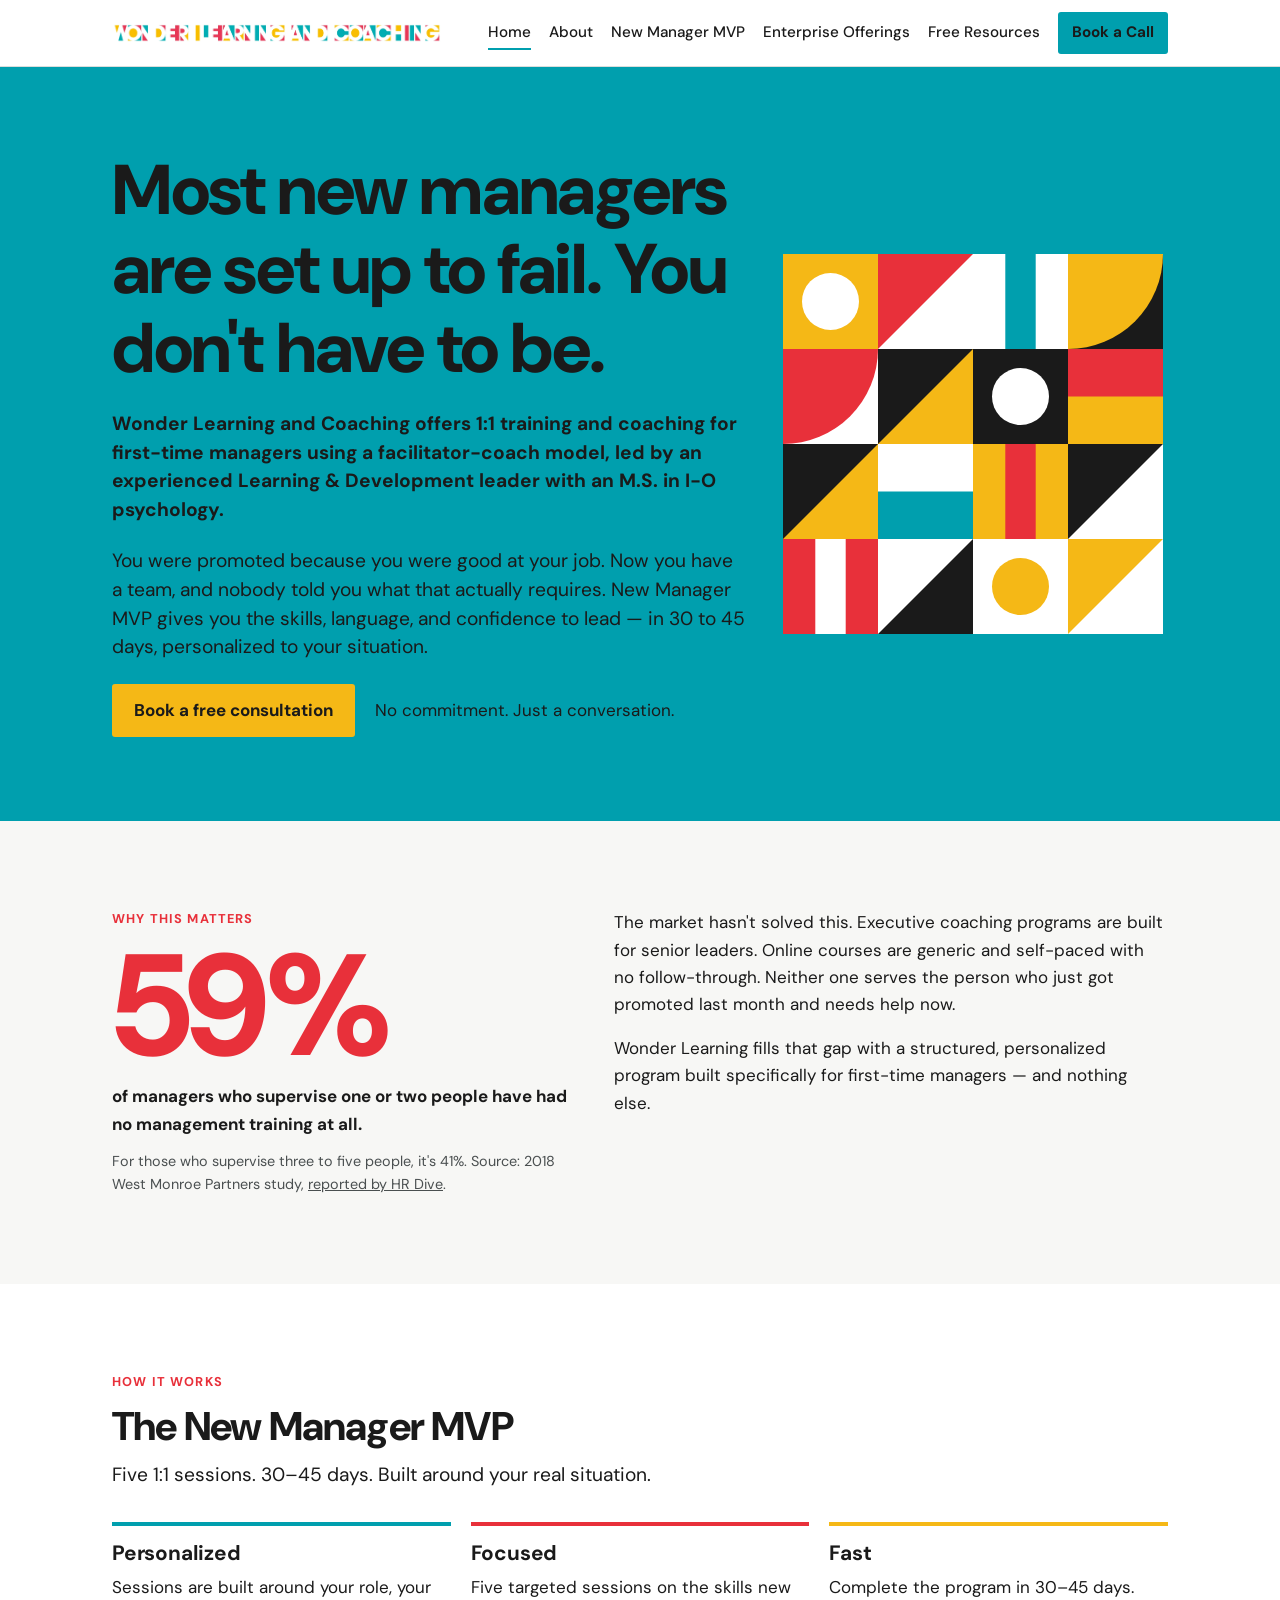
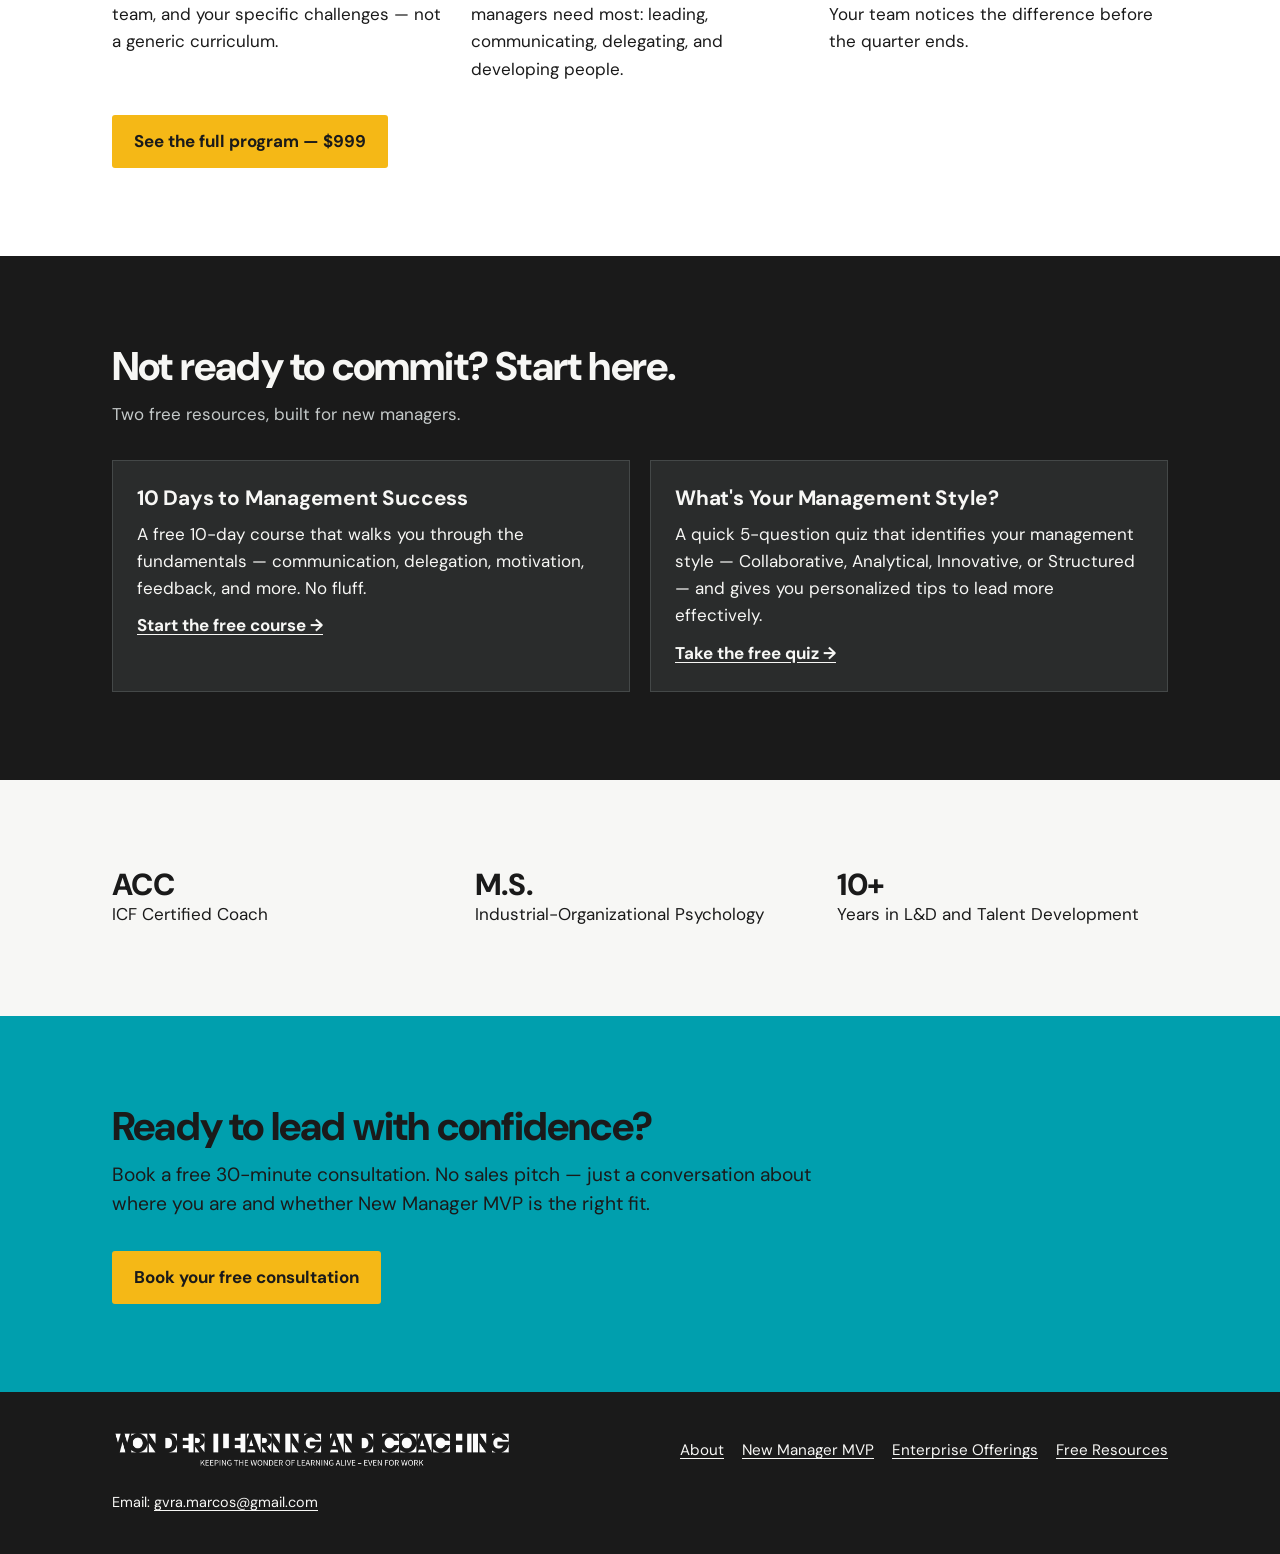
<file: index.html>
<!doctype html>
<html lang="en">
<head>
<meta charset="utf-8">
<meta name="viewport" content="width=device-width, initial-scale=1, viewport-fit=cover">
<title>Wonder Learning and Coaching | Training and coaching for first-time managers</title>
<meta name="description" content="Wonder Learning and Coaching offers 1:1 training and coaching for first-time managers using a facilitator-coach model, led by an experienced Learning &amp; Development leader with an M.S. in I-O psychology.">
<link rel="canonical" href="https://gvramarcos-source.github.io/wonder-learning/">
<meta property="og:type" content="website">
<meta property="og:site_name" content="Wonder Learning and Coaching">
<meta property="og:title" content="Wonder Learning and Coaching | Training and coaching for first-time managers">
<meta property="og:description" content="Wonder Learning and Coaching offers 1:1 training and coaching for first-time managers using a facilitator-coach model, led by an experienced Learning &amp; Development leader with an M.S. in I-O psychology.">
<meta property="og:url" content="https://gvramarcos-source.github.io/wonder-learning/">
<meta property="og:image" content="https://gvramarcos-source.github.io/wonder-learning/assets/logo-color-slogan.png">
<script>(function(){var m={"about":"about/","new-manager-mvp":"new-manager-mvp/","enterprise":"enterprise/","resources":"resources/","ten-days":"ten-days/","book":"book/","quiz":"resources/#quiz"},h=location.hash.slice(1);if(m[h])location.replace(m[h]);})();</script>
<link rel="stylesheet" href="https://fonts.googleapis.com/css2?family=DM+Sans:ital,opsz,wght@0,9..40,400;0,9..40,500;0,9..40,700;0,9..40,800;1,9..40,400&display=swap">
<link rel="stylesheet" href="assets/site.css">
<script type="application/ld+json">
{
 "@context": "https://schema.org",
 "@graph": [
  {
   "@type": "ProfessionalService",
   "@id": "https://gvramarcos-source.github.io/wonder-learning/#business",
   "name": "Wonder Learning and Coaching",
   "url": "https://gvramarcos-source.github.io/wonder-learning/",
   "logo": "https://gvramarcos-source.github.io/wonder-learning/assets/logo-color-slogan.png",
   "image": "https://gvramarcos-source.github.io/wonder-learning/assets/logo-color-slogan.png",
   "description": "Wonder Learning and Coaching offers 1:1 training and coaching for first-time managers using a facilitator-coach model, led by an experienced Learning & Development leader with an M.S. in I-O psychology.",
   "slogan": "Keeping the wonder of learning alive, even for work.",
   "founder": {
    "@id": "https://gvramarcos-source.github.io/wonder-learning/about/#marcos",
    "@type": "Person",
    "name": "Marcos Guevara"
   },
   "makesOffer": [
    {
     "@type": "Offer",
     "itemOffered": {
      "@id": "https://gvramarcos-source.github.io/wonder-learning/new-manager-mvp/#service"
     },
     "price": "999",
     "priceCurrency": "USD"
    },
    {
     "@type": "Offer",
     "itemOffered": {
      "@id": "https://gvramarcos-source.github.io/wonder-learning/enterprise/#service"
     }
    }
   ]
  },
  {
   "@type": "WebSite",
   "@id": "https://gvramarcos-source.github.io/wonder-learning/#website",
   "name": "Wonder Learning and Coaching",
   "url": "https://gvramarcos-source.github.io/wonder-learning/",
   "publisher": {
    "@id": "https://gvramarcos-source.github.io/wonder-learning/#business"
   }
  }
 ]
}
</script>
</head>
<body>

<header class="site-head"><div class="wrap">
  <a class="brand" href="./" aria-label="Wonder Learning and Coaching, home"><img src="assets/logo-color.png" alt="Wonder Learning and Coaching" width="1506" height="83"></a>
  <nav class="nav" aria-label="Main">
    <a href="./" data-nav="home" aria-current="page">Home</a>
    <a href="about/" data-nav="about">About</a>
    <a href="new-manager-mvp/" data-nav="new-manager-mvp">New Manager MVP</a>
    <a href="enterprise/" data-nav="enterprise">Enterprise Offerings</a>
    <a href="resources/" data-nav="resources">Free Resources</a>
    <a class="btn" href="mailto:gvra.marcos@gmail.com?subject=Free%20consultation%20request&amp;body=Hi%20Marcos%2C%0A%0AI%27d%20like%20to%20book%20a%20free%2030-minute%20consultation.%0A%0AA%20little%20about%20me%20and%20my%20team%3A%0A%0AA%20few%20days%20and%20times%20that%20work%20for%20me%3A%0A">Book a Call</a>
  </nav>
</div></header>

<main>
  <section class="hero"><div class="wrap">
    <div class="hero-copy">
      <h1>Most new managers are set up to fail. You don't have to be.</h1>
      <p class="definition">Wonder Learning and Coaching offers 1:1 training and coaching for first-time managers using a facilitator-coach model, led by an experienced Learning &amp; Development leader with an M.S. in I-O psychology.</p>
      <p class="lede">You were promoted because you were good at your job. Now you have a team, and nobody told you what that actually requires. New Manager MVP gives you the skills, language, and confidence to lead — in 30 to 45 days, personalized to your situation.</p>
      <div class="cta"><a class="btn" href="mailto:gvra.marcos@gmail.com?subject=Free%20consultation%20request&amp;body=Hi%20Marcos%2C%0A%0AI%27d%20like%20to%20book%20a%20free%2030-minute%20consultation.%0A%0AA%20little%20about%20me%20and%20my%20team%3A%0A%0AA%20few%20days%20and%20times%20that%20work%20for%20me%3A%0A">Book a free consultation</a><span>No commitment. Just a conversation.</span></div>
    </div>
    <div class="mosaic" aria-hidden="true">
      <svg viewBox="0 0 100 100"><rect width="100" height="100" fill="#F5B816"/><circle cx="50" cy="50" r="30" fill="#FFFFFF"/></svg>
      <svg viewBox="0 0 100 100"><rect width="100" height="100" fill="#E8303A"/><path d="M0 100 L100 100 L100 0 Z" fill="#FFFFFF"/></svg>
      <svg viewBox="0 0 100 100"><rect width="100" height="100" fill="#FFFFFF"/><rect x="34" y="0" width="32" height="100" fill="#009FAE"/></svg>
      <svg viewBox="0 0 100 100"><rect width="100" height="100" fill="#1A1A1A"/><path d="M0 0 H100 A100 100 0 0 1 0 100 Z" fill="#F5B816"/></svg>
      <svg viewBox="0 0 100 100"><rect width="100" height="100" fill="#FFFFFF"/><path d="M0 0 H100 A100 100 0 0 1 0 100 Z" fill="#E8303A"/></svg>
      <svg viewBox="0 0 100 100"><rect width="100" height="100" fill="#F5B816"/><path d="M0 0 L100 0 L0 100 Z" fill="#1A1A1A"/></svg>
      <svg viewBox="0 0 100 100"><rect width="100" height="100" fill="#1A1A1A"/><circle cx="50" cy="50" r="30" fill="#FFFFFF"/></svg>
      <svg viewBox="0 0 100 100"><rect width="100" height="100" fill="#E8303A"/><rect x="0" y="50" width="100" height="50" fill="#F5B816"/></svg>
      <svg viewBox="0 0 100 100"><rect width="100" height="100" fill="#1A1A1A"/><path d="M0 100 L100 100 L100 0 Z" fill="#F5B816"/></svg>
      <svg viewBox="0 0 100 100"><rect width="100" height="100" fill="#FFFFFF"/><rect x="0" y="50" width="100" height="50" fill="#009FAE"/></svg>
      <svg viewBox="0 0 100 100"><rect width="100" height="100" fill="#F5B816"/><rect x="34" y="0" width="32" height="100" fill="#E8303A"/></svg>
      <svg viewBox="0 0 100 100"><rect width="100" height="100" fill="#FFFFFF"/><path d="M0 0 L100 0 L0 100 Z" fill="#1A1A1A"/></svg>
      <svg viewBox="0 0 100 100"><rect width="100" height="100" fill="#E8303A"/><rect x="34" y="0" width="32" height="100" fill="#FFFFFF"/></svg>
      <svg viewBox="0 0 100 100"><rect width="100" height="100" fill="#1A1A1A"/><path d="M0 0 L100 0 L0 100 Z" fill="#FFFFFF"/></svg>
      <svg viewBox="0 0 100 100"><rect width="100" height="100" fill="#FFFFFF"/><circle cx="50" cy="50" r="30" fill="#F5B816"/></svg>
      <svg viewBox="0 0 100 100"><rect width="100" height="100" fill="#F5B816"/><path d="M0 100 L100 100 L100 0 Z" fill="#FFFFFF"/></svg>
    </div>
  </div></section>

  <section class="band paper"><div class="wrap stat">
    <div class="head">
      <p class="eyebrow">Why this matters</p>
      <div class="stat-num">59%</div>
      <p><b>of managers who supervise one or two people have had no management training at all.</b></p>
      <p class="small muted">For those who supervise three to five people, it's 41%. Source: 2018 West Monroe Partners study, <a href="https://www.hrdive.com/news/managers-say-they-lack-training-and-44-feel-overwhelmed-at-work/520396/">reported by HR Dive</a>.</p>
    </div>
    <div class="prose">
      <p>The market hasn't solved this. Executive coaching programs are built for senior leaders. Online courses are generic and self-paced with no follow-through. Neither one serves the person who just got promoted last month and needs help now.</p>
      <p>Wonder Learning fills that gap with a structured, personalized program built specifically for first-time managers — and nothing else.</p>
    </div>
  </div></section>

  <section class="band white"><div class="wrap">
    <div class="head">
      <p class="eyebrow">How it works</p>
      <h2>The New Manager MVP</h2>
      <p class="lede">Five 1:1 sessions. 30–45 days. Built around your real situation.</p>
    </div>
    <div class="grid-3">
      <div class="plain" style="--c:var(--teal)"><h3>Personalized</h3><p>Sessions are built around your role, your team, and your specific challenges — not a generic curriculum.</p></div>
      <div class="plain" style="--c:var(--red)"><h3>Focused</h3><p>Five targeted sessions on the skills new managers need most: leading, communicating, delegating, and developing people.</p></div>
      <div class="plain" style="--c:var(--gold)"><h3>Fast</h3><p>Complete the program in 30–45 days. Your team notices the difference before the quarter ends.</p></div>
    </div>
    <div class="cta"><a class="btn" href="new-manager-mvp/">See the full program — $999</a></div>
  </div></section>

  <section class="band dark"><div class="wrap">
    <div class="head"><h2>Not ready to commit? Start here.</h2><p class="muted">Two free resources, built for new managers.</p></div>
    <div class="grid-2">
      <div class="card"><h3>10 Days to Management Success</h3><p>A free 10-day course that walks you through the fundamentals — communication, delegation, motivation, feedback, and more. No fluff.</p><a class="tlink" href="ten-days/">Start the free course →</a></div>
      <div class="card"><h3>What's Your Management Style?</h3><p>A quick 5-question quiz that identifies your management style — Collaborative, Analytical, Innovative, or Structured — and gives you personalized tips to lead more effectively.</p><a class="tlink" href="resources/#quiz">Take the free quiz →</a></div>
    </div>
  </div></section>

  <section class="band paper"><div class="wrap cred">
    <div><b>ACC</b>ICF Certified Coach</div>
    <div><b>M.S.</b>Industrial-Organizational Psychology</div>
    <div><b>10+</b>Years in L&amp;D and Talent Development</div>
  </div></section>

  <section class="band teal"><div class="wrap">
    <div class="head"><h2>Ready to lead with confidence?</h2><p class="lede">Book a free 30-minute consultation. No sales pitch — just a conversation about where you are and whether New Manager MVP is the right fit.</p></div>
    <div class="cta"><a class="btn" href="mailto:gvra.marcos@gmail.com?subject=Free%20consultation%20request&amp;body=Hi%20Marcos%2C%0A%0AI%27d%20like%20to%20book%20a%20free%2030-minute%20consultation.%0A%0AA%20little%20about%20me%20and%20my%20team%3A%0A%0AA%20few%20days%20and%20times%20that%20work%20for%20me%3A%0A">Book your free consultation</a></div>
  </div></section>
</main>

<footer class="site-foot"><div class="wrap">
  <img src="assets/logo-white-slogan.png" alt="Wonder Learning and Coaching. Keeping the wonder of learning alive, even for work." width="1506" height="140">
  <nav aria-label="Footer"><a href="about/">About</a><a href="new-manager-mvp/">New Manager MVP</a><a href="enterprise/">Enterprise Offerings</a><a href="resources/">Free Resources</a></nav>
  <p class="small">Email: <a href="mailto:gvra.marcos@gmail.com?subject=Free%20consultation%20request&amp;body=Hi%20Marcos%2C%0A%0AI%27d%20like%20to%20book%20a%20free%2030-minute%20consultation.%0A%0AA%20little%20about%20me%20and%20my%20team%3A%0A%0AA%20few%20days%20and%20times%20that%20work%20for%20me%3A%0A">gvra.marcos@gmail.com</a></p>
</div></footer>

</body>
</html>
</file>
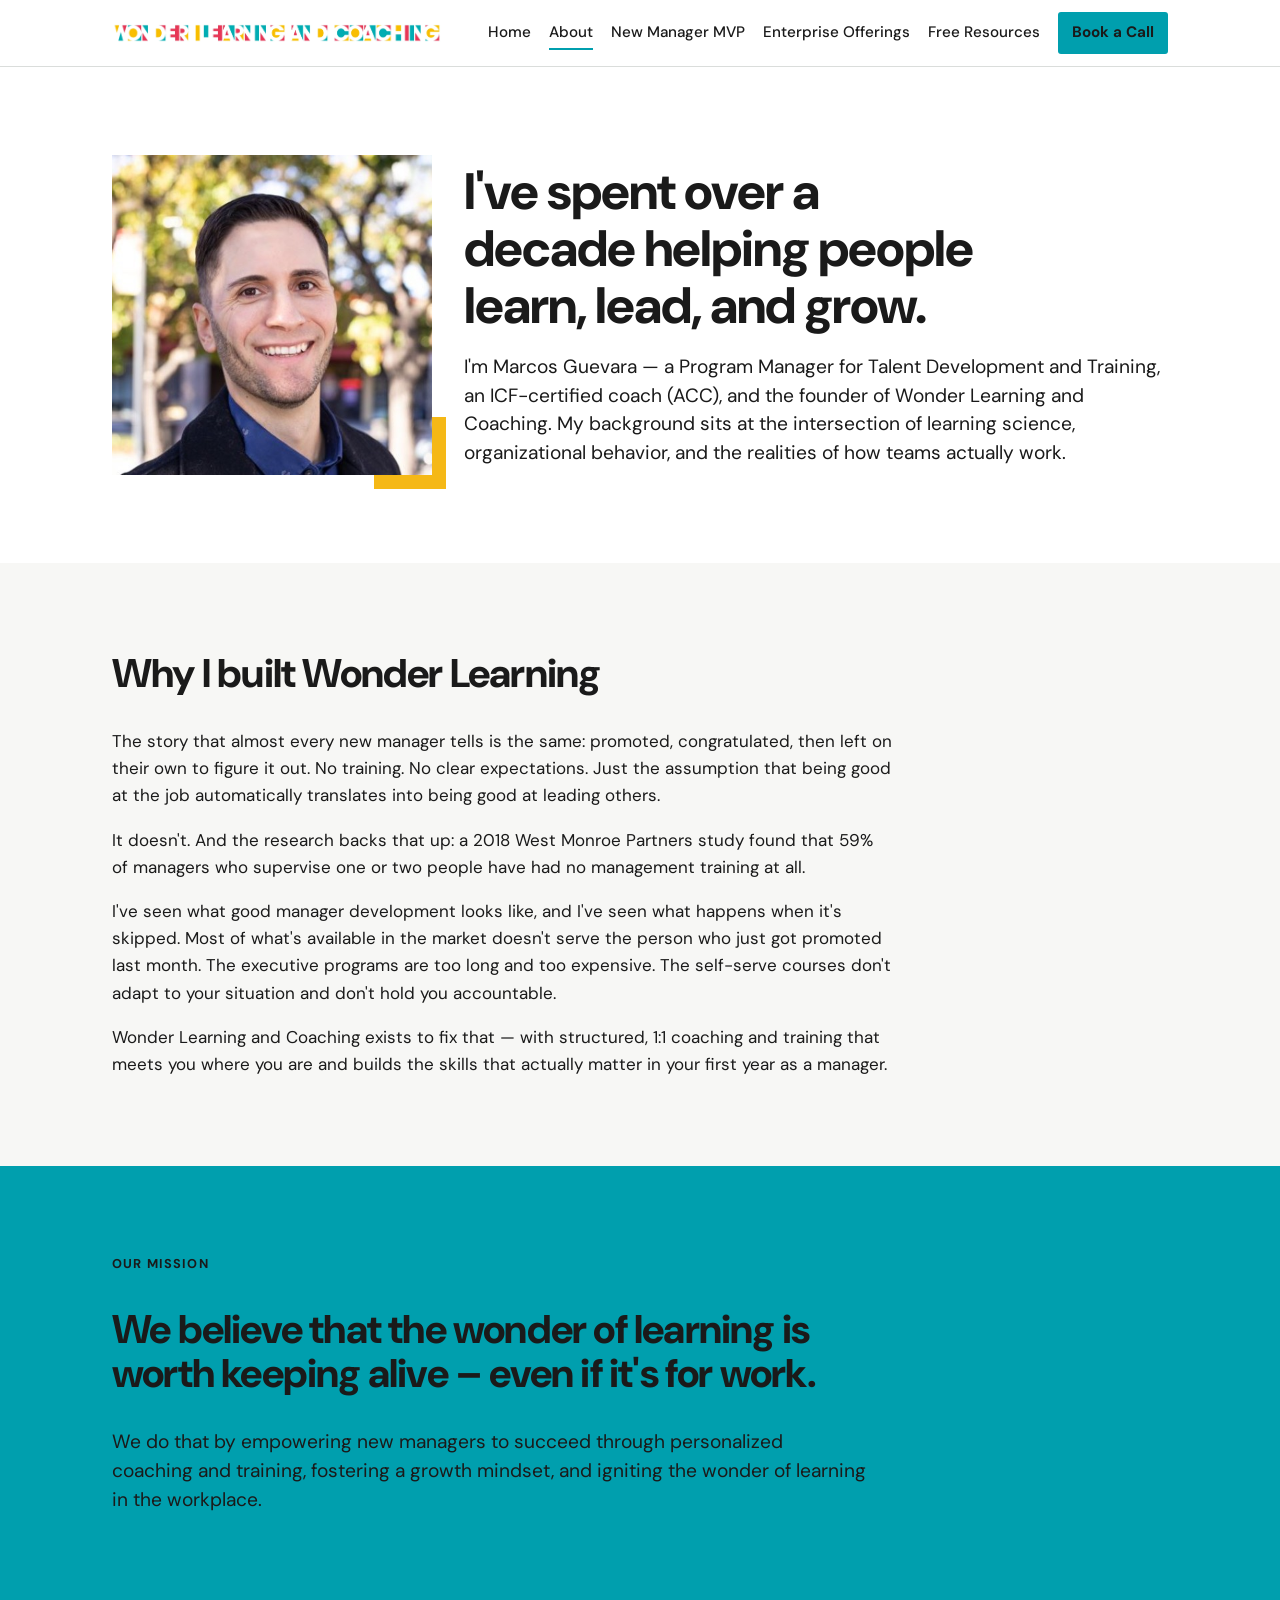
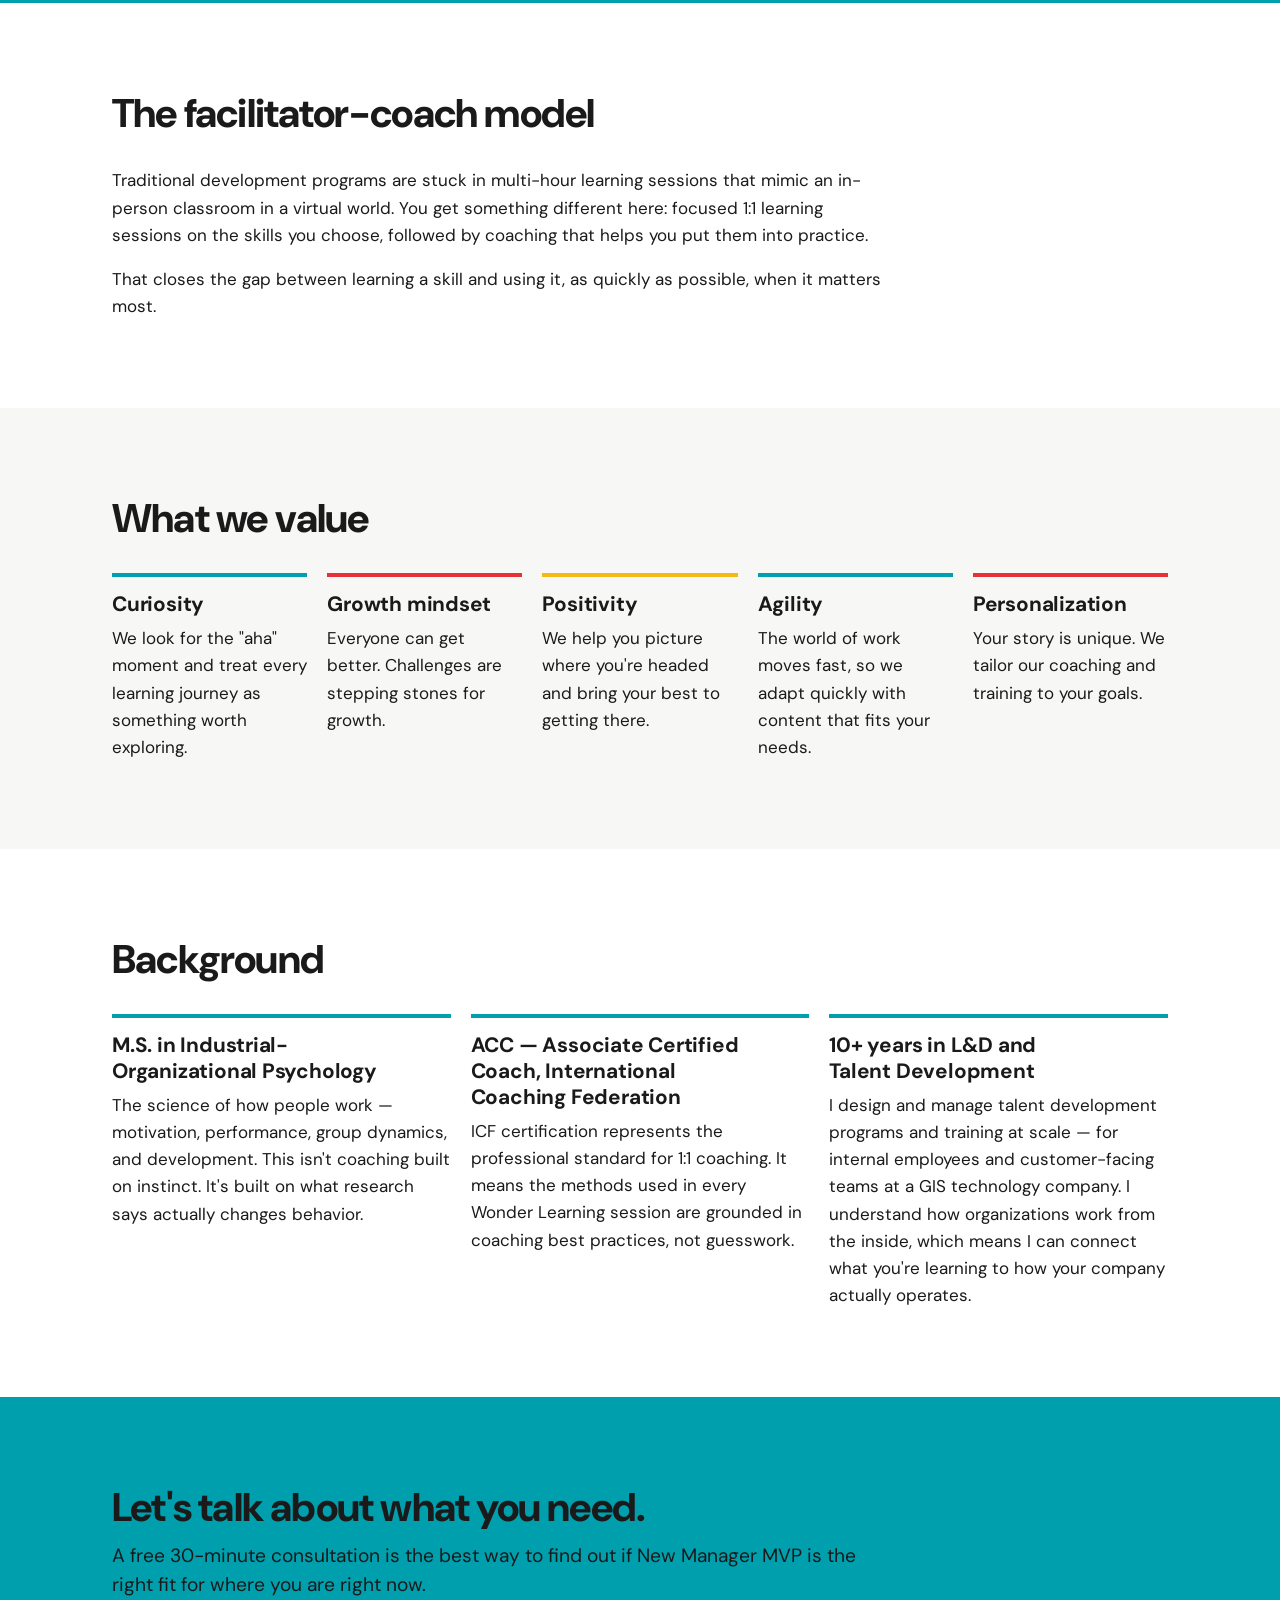
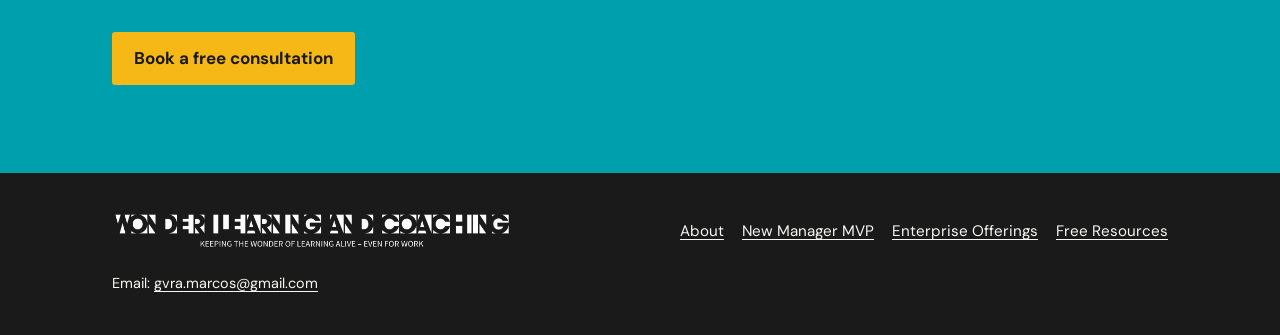
<file: about/index.html>
<!doctype html>
<html lang="en">
<head>
<meta charset="utf-8">
<meta name="viewport" content="width=device-width, initial-scale=1, viewport-fit=cover">
<title>About Marcos Guevara | Wonder Learning and Coaching</title>
<meta name="description" content="Marcos Guevara founded Wonder Learning and Coaching after more than 10 years in learning and development. He has an M.S. in Industrial-Organizational Psychology and is an ICF-certified coach (ACC).">
<link rel="canonical" href="https://gvramarcos-source.github.io/wonder-learning/about/">
<meta property="og:type" content="website">
<meta property="og:site_name" content="Wonder Learning and Coaching">
<meta property="og:title" content="About Marcos Guevara | Wonder Learning and Coaching">
<meta property="og:description" content="Marcos Guevara founded Wonder Learning and Coaching after more than 10 years in learning and development. He has an M.S. in Industrial-Organizational Psychology and is an ICF-certified coach (ACC).">
<meta property="og:url" content="https://gvramarcos-source.github.io/wonder-learning/about/">
<meta property="og:image" content="https://gvramarcos-source.github.io/wonder-learning/assets/logo-color-slogan.png">
<link rel="stylesheet" href="https://fonts.googleapis.com/css2?family=DM+Sans:ital,opsz,wght@0,9..40,400;0,9..40,500;0,9..40,700;0,9..40,800;1,9..40,400&display=swap">
<link rel="stylesheet" href="../assets/site.css">
<script type="application/ld+json">
{
 "@context": "https://schema.org",
 "@graph": [
  {
   "@type": "Person",
   "@id": "https://gvramarcos-source.github.io/wonder-learning/about/#marcos",
   "name": "Marcos Guevara",
   "url": "https://gvramarcos-source.github.io/wonder-learning/about/",
   "jobTitle": "Founder, Wonder Learning and Coaching",
   "image": "https://gvramarcos-source.github.io/wonder-learning/assets/headshot.jpg",
   "worksFor": {
    "@id": "https://gvramarcos-source.github.io/wonder-learning/#business"
   },
   "knowsAbout": [
    "Management training",
    "Leadership coaching",
    "Learning and development",
    "Industrial-organizational psychology"
   ],
   "hasCredential": [
    {
     "@type": "EducationalOccupationalCredential",
     "name": "Associate Certified Coach (ACC)",
     "credentialCategory": "certification",
     "recognizedBy": {
      "@type": "Organization",
      "name": "International Coaching Federation"
     }
    },
    {
     "@type": "EducationalOccupationalCredential",
     "name": "M.S. in Industrial-Organizational Psychology",
     "credentialCategory": "degree"
    }
   ]
  }
 ]
}
</script>
</head>
<body>

<header class="site-head"><div class="wrap">
  <a class="brand" href="../" aria-label="Wonder Learning and Coaching, home"><img src="../assets/logo-color.png" alt="Wonder Learning and Coaching" width="1506" height="83"></a>
  <nav class="nav" aria-label="Main">
    <a href="../" data-nav="home">Home</a>
    <a href="../about/" data-nav="about" aria-current="page">About</a>
    <a href="../new-manager-mvp/" data-nav="new-manager-mvp">New Manager MVP</a>
    <a href="../enterprise/" data-nav="enterprise">Enterprise Offerings</a>
    <a href="../resources/" data-nav="resources">Free Resources</a>
    <a class="btn" href="mailto:gvra.marcos@gmail.com?subject=Free%20consultation%20request&amp;body=Hi%20Marcos%2C%0A%0AI%27d%20like%20to%20book%20a%20free%2030-minute%20consultation.%0A%0AA%20little%20about%20me%20and%20my%20team%3A%0A%0AA%20few%20days%20and%20times%20that%20work%20for%20me%3A%0A">Book a Call</a>
  </nav>
</div></header>

<main>
  <section class="band white"><div class="wrap intro">
    <div class="portrait"><img src="../assets/headshot.jpg" alt="Marcos Guevara, smiling, outdoors in front of trees" width="480" height="480"></div>
    <div class="head" style="gap:18px">
      <h1 style="font-size:clamp(2.1rem,4.6vw,3.2rem)">I've spent over a decade helping people learn, lead, and grow.</h1>
      <p class="lede">I'm Marcos Guevara — a Program Manager for Talent Development and Training, an ICF-certified coach (ACC), and the founder of Wonder Learning and Coaching. My background sits at the intersection of learning science, organizational behavior, and the realities of how teams actually work.</p>
    </div>
  </div></section>

  <section class="band paper"><div class="wrap">
    <h2>Why I built Wonder Learning</h2>
    <div class="prose">
      <p>The story that almost every new manager tells is the same: promoted, congratulated, then left on their own to figure it out. No training. No clear expectations. Just the assumption that being good at the job automatically translates into being good at leading others.</p>
      <p>It doesn't. And the research backs that up: a 2018 West Monroe Partners study found that 59% of managers who supervise one or two people have had no management training at all.</p>
      <p>I've seen what good manager development looks like, and I've seen what happens when it's skipped. Most of what's available in the market doesn't serve the person who just got promoted last month. The executive programs are too long and too expensive. The self-serve courses don't adapt to your situation and don't hold you accountable.</p>
      <p>Wonder Learning and Coaching exists to fix that — with structured, 1:1 coaching and training that meets you where you are and builds the skills that actually matter in your first year as a manager.</p>
    </div>
  </div></section>

  <section class="band teal"><div class="wrap">
    <p class="eyebrow">Our mission</p>
    <h2>We believe that the wonder of learning is worth keeping alive – even if it's for work.</h2>
    <p class="lede">We do that by empowering new managers to succeed through personalized coaching and training, fostering a growth mindset, and igniting the wonder of learning in the workplace.</p>
  </div></section>

  <section class="band white"><div class="wrap">
    <div class="head"><h2>The facilitator-coach model</h2></div>
    <div class="prose">
      <p>Traditional development programs are stuck in multi-hour learning sessions that mimic an in-person classroom in a virtual world. You get something different here: focused 1:1 learning sessions on the skills you choose, followed by coaching that helps you put them into practice.</p>
      <p>That closes the gap between learning a skill and using it, as quickly as possible, when it matters most.</p>
    </div>
  </div></section>

  <section class="band paper"><div class="wrap">
    <h2>What we value</h2>
    <div class="cred">
      <div class="plain" style="--c:var(--teal)"><h3>Curiosity</h3><p>We look for the "aha" moment and treat every learning journey as something worth exploring.</p></div>
      <div class="plain" style="--c:var(--red)"><h3>Growth mindset</h3><p>Everyone can get better. Challenges are stepping stones for growth.</p></div>
      <div class="plain" style="--c:var(--gold)"><h3>Positivity</h3><p>We help you picture where you're headed and bring your best to getting there.</p></div>
      <div class="plain" style="--c:var(--teal)"><h3>Agility</h3><p>The world of work moves fast, so we adapt quickly with content that fits your needs.</p></div>
      <div class="plain" style="--c:var(--red)"><h3>Personalization</h3><p>Your story is unique. We tailor our coaching and training to your goals.</p></div>
    </div>
  </div></section>

  <section class="band white"><div class="wrap">
    <h2>Background</h2>
    <div class="grid-3">
      <div class="plain"><h3>M.S. in Industrial-Organizational Psychology</h3><p>The science of how people work — motivation, performance, group dynamics, and development. This isn't coaching built on instinct. It's built on what research says actually changes behavior.</p></div>
      <div class="plain"><h3>ACC — Associate Certified Coach, International Coaching Federation</h3><p>ICF certification represents the professional standard for 1:1 coaching. It means the methods used in every Wonder Learning session are grounded in coaching best practices, not guesswork.</p></div>
      <div class="plain"><h3>10+ years in L&amp;D and Talent Development</h3><p>I design and manage talent development programs and training at scale — for internal employees and customer-facing teams at a GIS technology company. I understand how organizations work from the inside, which means I can connect what you're learning to how your company actually operates.</p></div>
    </div>
  </div></section>

  <section class="band teal"><div class="wrap">
    <div class="head"><h2>Let's talk about what you need.</h2><p class="lede">A free 30-minute consultation is the best way to find out if New Manager MVP is the right fit for where you are right now.</p></div>
    <div class="cta"><a class="btn" href="mailto:gvra.marcos@gmail.com?subject=Free%20consultation%20request&amp;body=Hi%20Marcos%2C%0A%0AI%27d%20like%20to%20book%20a%20free%2030-minute%20consultation.%0A%0AA%20little%20about%20me%20and%20my%20team%3A%0A%0AA%20few%20days%20and%20times%20that%20work%20for%20me%3A%0A">Book a free consultation</a></div>
  </div></section>
</main>

<footer class="site-foot"><div class="wrap">
  <img src="../assets/logo-white-slogan.png" alt="Wonder Learning and Coaching. Keeping the wonder of learning alive, even for work." width="1506" height="140">
  <nav aria-label="Footer"><a href="../about/">About</a><a href="../new-manager-mvp/">New Manager MVP</a><a href="../enterprise/">Enterprise Offerings</a><a href="../resources/">Free Resources</a></nav>
  <p class="small">Email: <a href="mailto:gvra.marcos@gmail.com?subject=Free%20consultation%20request&amp;body=Hi%20Marcos%2C%0A%0AI%27d%20like%20to%20book%20a%20free%2030-minute%20consultation.%0A%0AA%20little%20about%20me%20and%20my%20team%3A%0A%0AA%20few%20days%20and%20times%20that%20work%20for%20me%3A%0A">gvra.marcos@gmail.com</a></p>
</div></footer>

</body>
</html>
</file>
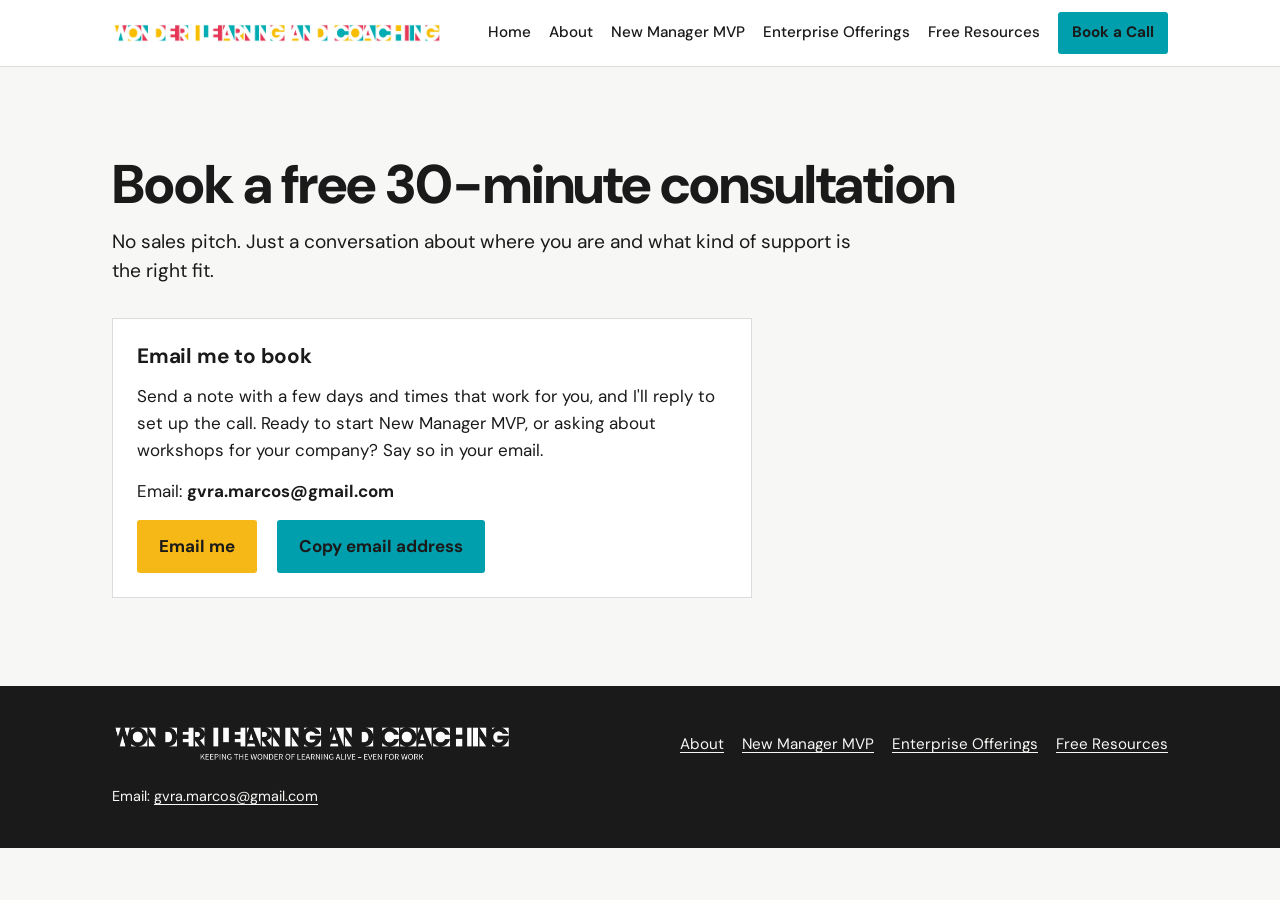
<file: book/index.html>
<!doctype html>
<html lang="en">
<head>
<meta charset="utf-8">
<meta name="viewport" content="width=device-width, initial-scale=1, viewport-fit=cover">
<title>Book a free consultation | Wonder Learning and Coaching</title>
<meta name="description" content="Book a free 30-minute consultation with Wonder Learning and Coaching about training and coaching for new managers.">
<link rel="canonical" href="https://gvramarcos-source.github.io/wonder-learning/book/">
<meta property="og:type" content="website">
<meta property="og:site_name" content="Wonder Learning and Coaching">
<meta property="og:title" content="Book a free consultation | Wonder Learning and Coaching">
<meta property="og:description" content="Book a free 30-minute consultation with Wonder Learning and Coaching about training and coaching for new managers.">
<meta property="og:url" content="https://gvramarcos-source.github.io/wonder-learning/book/">
<meta property="og:image" content="https://gvramarcos-source.github.io/wonder-learning/assets/logo-color-slogan.png">
<link rel="stylesheet" href="https://fonts.googleapis.com/css2?family=DM+Sans:ital,opsz,wght@0,9..40,400;0,9..40,500;0,9..40,700;0,9..40,800;1,9..40,400&display=swap">
<link rel="stylesheet" href="../assets/site.css">
</head>
<body>

<header class="site-head"><div class="wrap">
  <a class="brand" href="../" aria-label="Wonder Learning and Coaching, home"><img src="../assets/logo-color.png" alt="Wonder Learning and Coaching" width="1506" height="83"></a>
  <nav class="nav" aria-label="Main">
    <a href="../" data-nav="home">Home</a>
    <a href="../about/" data-nav="about">About</a>
    <a href="../new-manager-mvp/" data-nav="new-manager-mvp">New Manager MVP</a>
    <a href="../enterprise/" data-nav="enterprise">Enterprise Offerings</a>
    <a href="../resources/" data-nav="resources">Free Resources</a>
    <a class="btn" href="mailto:gvra.marcos@gmail.com?subject=Free%20consultation%20request&amp;body=Hi%20Marcos%2C%0A%0AI%27d%20like%20to%20book%20a%20free%2030-minute%20consultation.%0A%0AA%20little%20about%20me%20and%20my%20team%3A%0A%0AA%20few%20days%20and%20times%20that%20work%20for%20me%3A%0A">Book a Call</a>
  </nav>
</div></header>

<main>
  <section class="band paper"><div class="wrap">
    <div class="head">
      <h1 style="font-size:clamp(2.2rem,5vw,3.4rem)">Book a free 30-minute consultation</h1>
      <p class="lede">No sales pitch. Just a conversation about where you are and what kind of support is the right fit.</p>
    </div>
    <div class="card" style="max-width:640px;gap:14px">
      <h3>Email me to book</h3>
      <p>Send a note with a few days and times that work for you, and I'll reply to set up the call. Ready to start New Manager MVP, or asking about workshops for your company? Say so in your email.</p>
      <p class="email-line">Email: <b class="email" id="emailAddr">gvra.marcos@gmail.com</b></p>
      <div class="cta"><a class="btn" href="mailto:gvra.marcos@gmail.com?subject=Free%20consultation%20request&amp;body=Hi%20Marcos%2C%0A%0AI%27d%20like%20to%20book%20a%20free%2030-minute%20consultation.%0A%0AA%20little%20about%20me%20and%20my%20team%3A%0A%0AA%20few%20days%20and%20times%20that%20work%20for%20me%3A%0A">Email me</a><button class="btn alt" type="button" id="copyEmail">Copy email address</button></div>
    </div>
  </div></section>
</main>

<footer class="site-foot"><div class="wrap">
  <img src="../assets/logo-white-slogan.png" alt="Wonder Learning and Coaching. Keeping the wonder of learning alive, even for work." width="1506" height="140">
  <nav aria-label="Footer"><a href="../about/">About</a><a href="../new-manager-mvp/">New Manager MVP</a><a href="../enterprise/">Enterprise Offerings</a><a href="../resources/">Free Resources</a></nav>
  <p class="small">Email: <a href="mailto:gvra.marcos@gmail.com?subject=Free%20consultation%20request&amp;body=Hi%20Marcos%2C%0A%0AI%27d%20like%20to%20book%20a%20free%2030-minute%20consultation.%0A%0AA%20little%20about%20me%20and%20my%20team%3A%0A%0AA%20few%20days%20and%20times%20that%20work%20for%20me%3A%0A">gvra.marcos@gmail.com</a></p>
</div></footer>

<script src="../assets/site.js"></script>

</body>
</html>
</file>
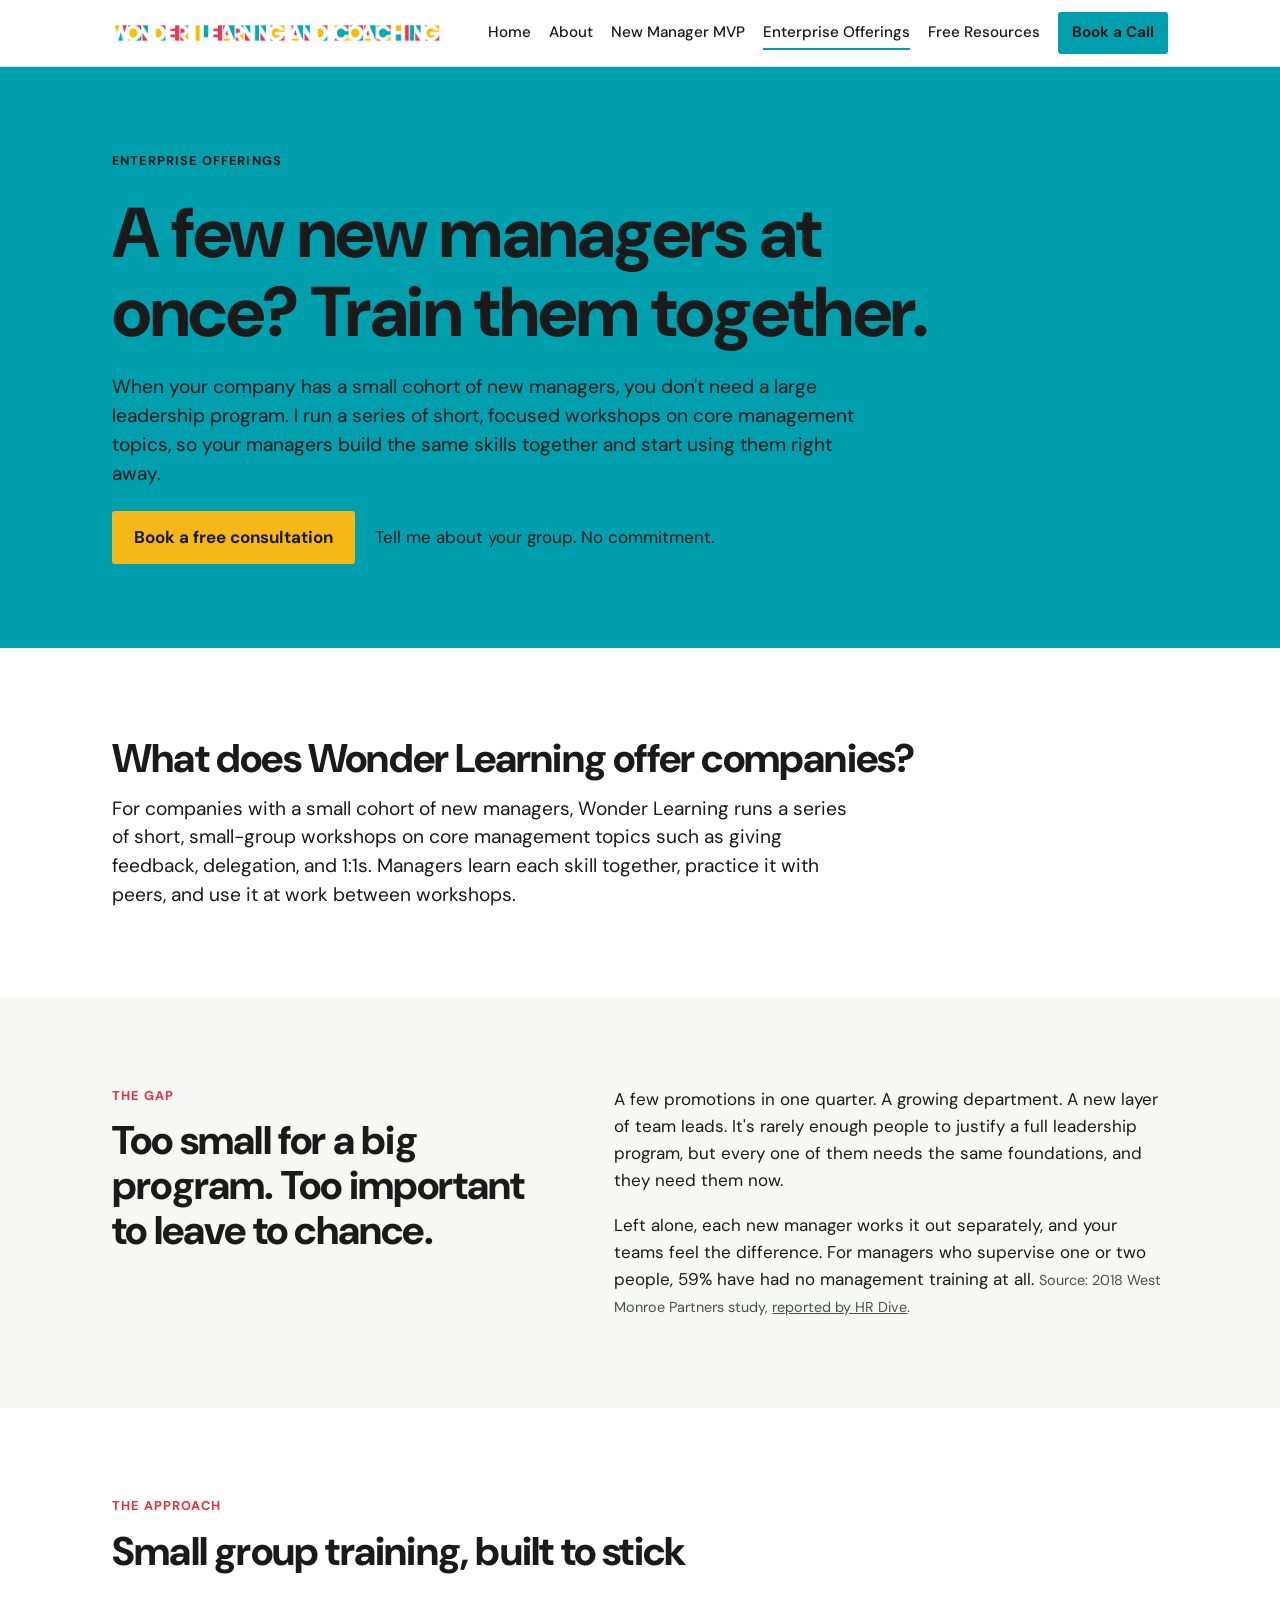
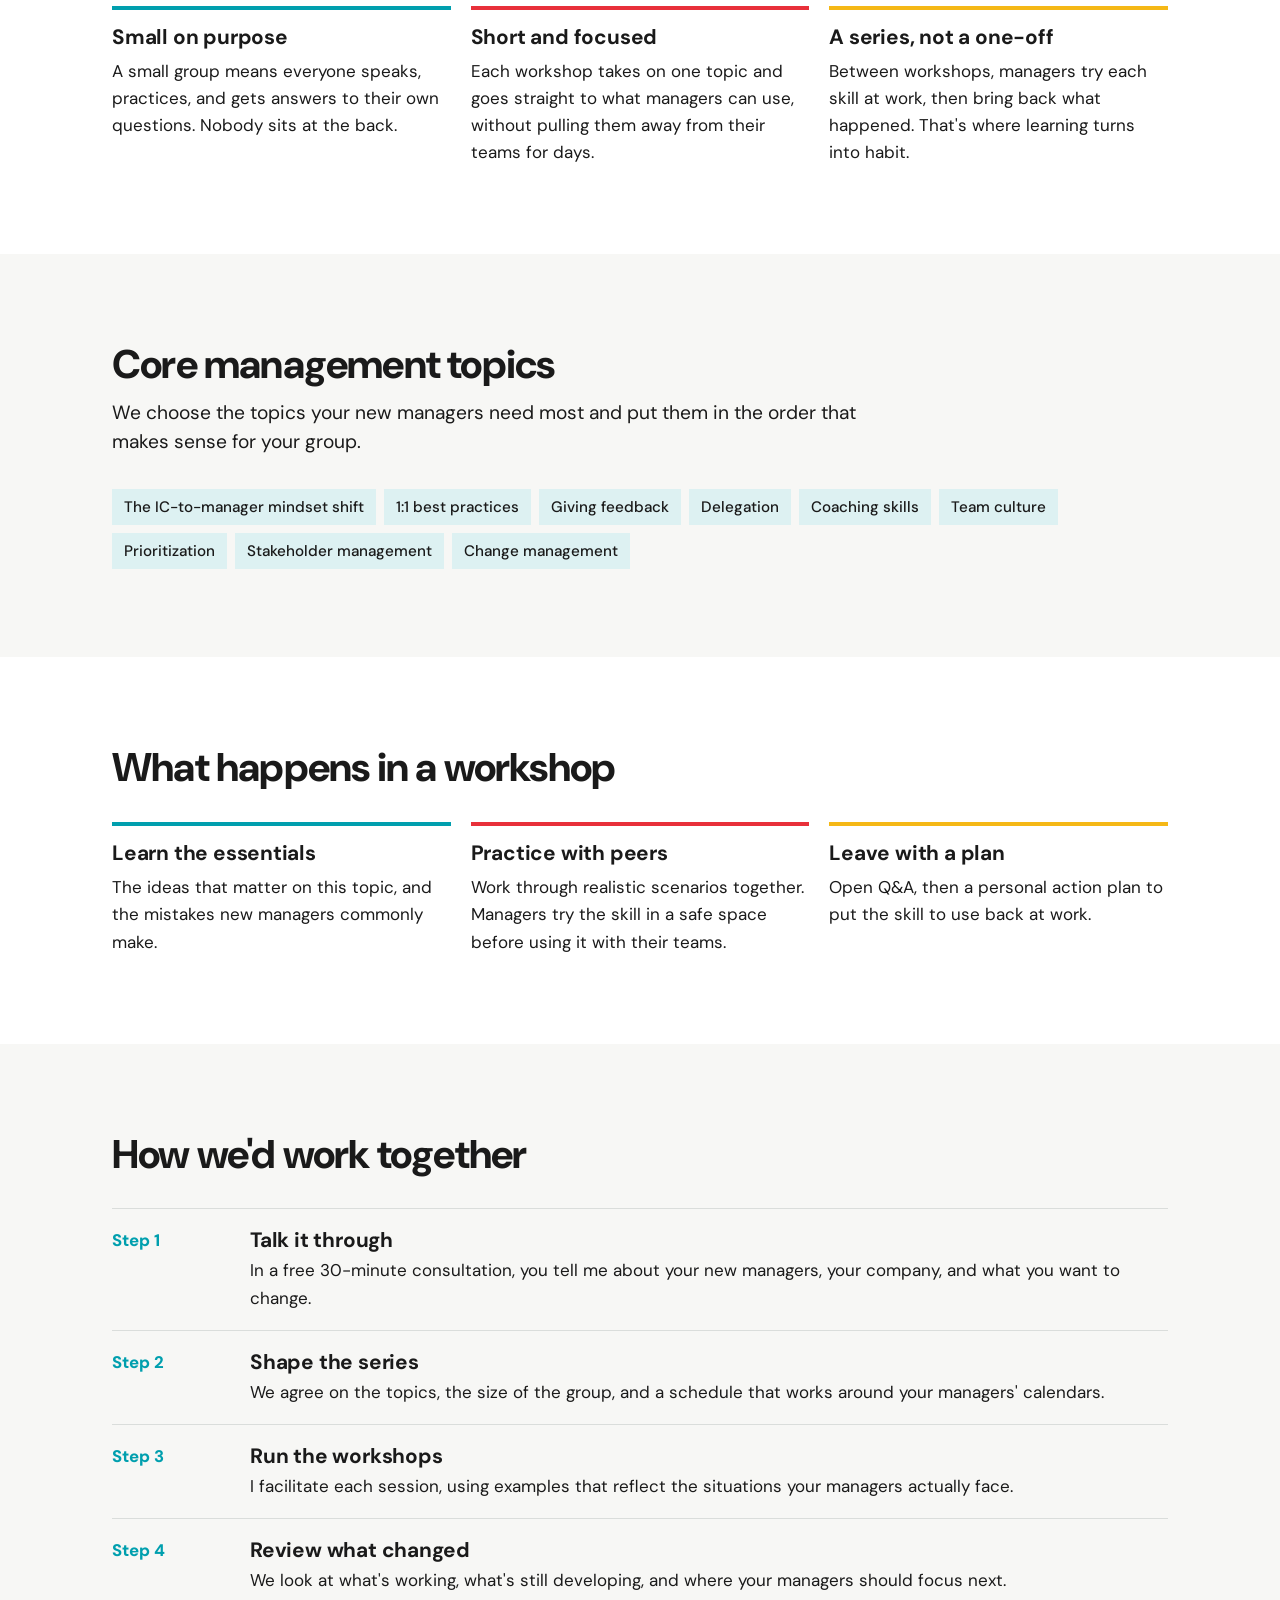
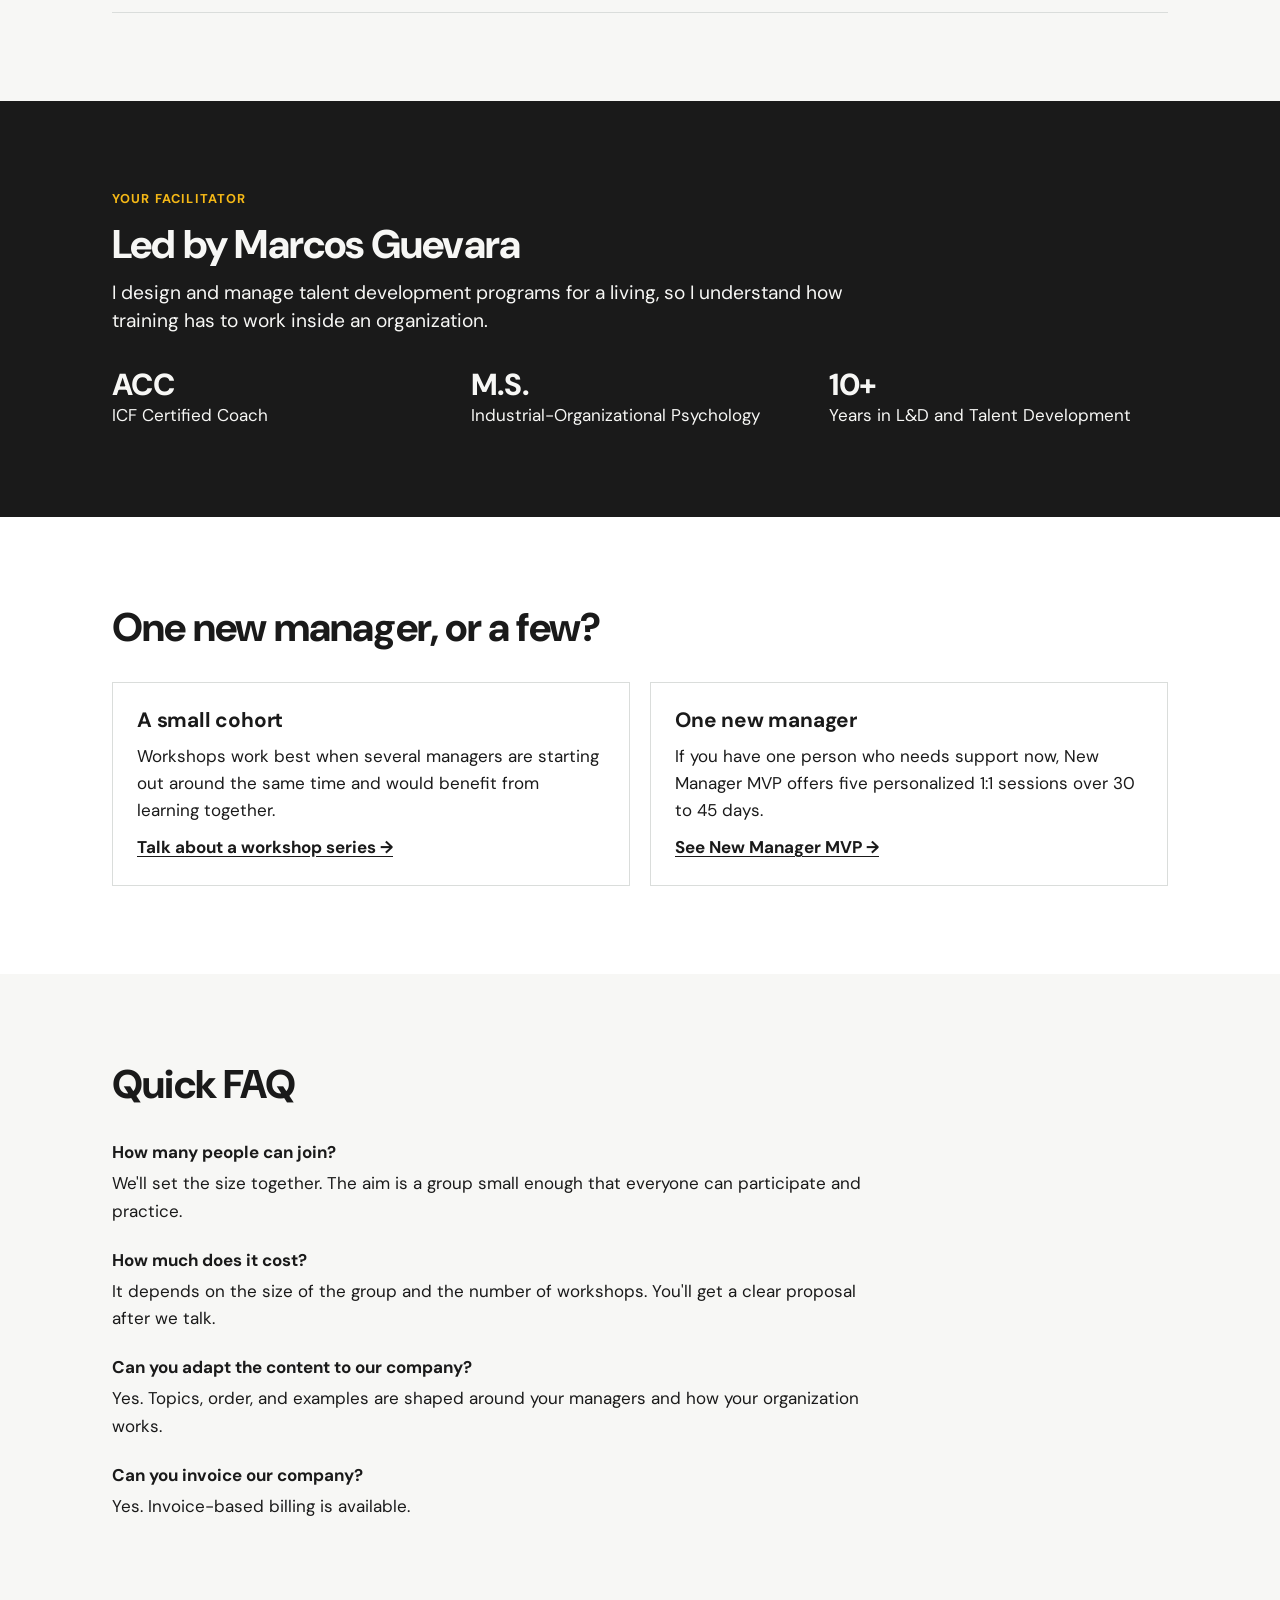
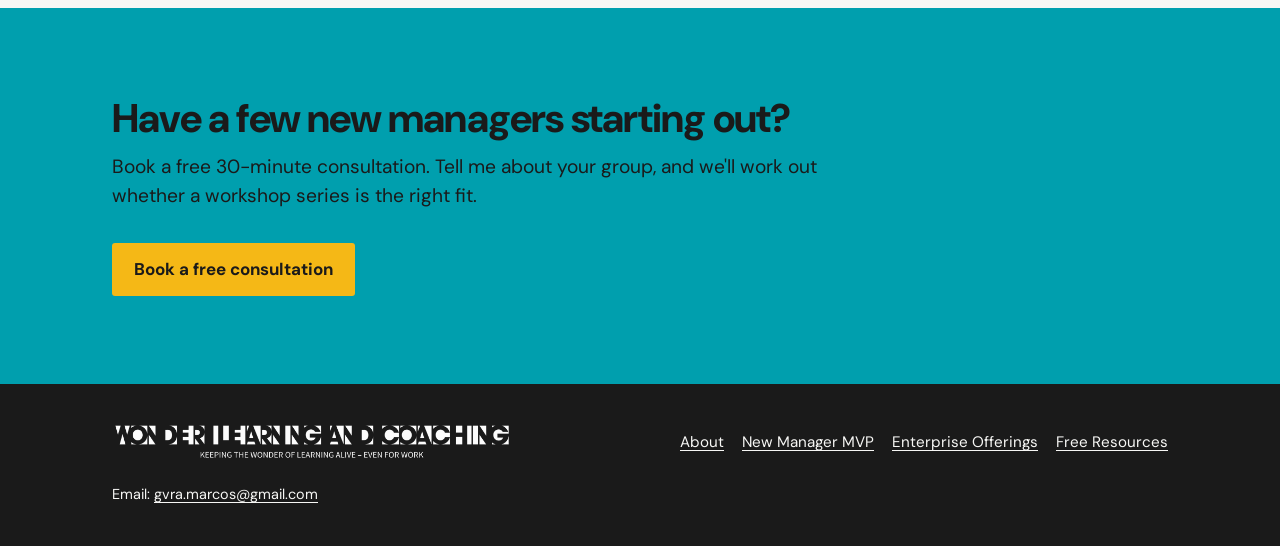
<file: enterprise/index.html>
<!doctype html>
<html lang="en">
<head>
<meta charset="utf-8">
<meta name="viewport" content="width=device-width, initial-scale=1, viewport-fit=cover">
<title>Enterprise Offerings: small group workshops for new managers | Wonder Learning and Coaching</title>
<meta name="description" content="For companies with a small cohort of new managers: a series of short, small-group workshops on core management topics like feedback, delegation, and 1:1s.">
<link rel="canonical" href="https://gvramarcos-source.github.io/wonder-learning/enterprise/">
<meta property="og:type" content="website">
<meta property="og:site_name" content="Wonder Learning and Coaching">
<meta property="og:title" content="Enterprise Offerings: small group workshops for new managers | Wonder Learning and Coaching">
<meta property="og:description" content="For companies with a small cohort of new managers: a series of short, small-group workshops on core management topics like feedback, delegation, and 1:1s.">
<meta property="og:url" content="https://gvramarcos-source.github.io/wonder-learning/enterprise/">
<meta property="og:image" content="https://gvramarcos-source.github.io/wonder-learning/assets/logo-color-slogan.png">
<link rel="stylesheet" href="https://fonts.googleapis.com/css2?family=DM+Sans:ital,opsz,wght@0,9..40,400;0,9..40,500;0,9..40,700;0,9..40,800;1,9..40,400&display=swap">
<link rel="stylesheet" href="../assets/site.css">
<script type="application/ld+json">
{
 "@context": "https://schema.org",
 "@graph": [
  {
   "@type": "Service",
   "@id": "https://gvramarcos-source.github.io/wonder-learning/enterprise/#service",
   "name": "Small group workshops for new managers",
   "url": "https://gvramarcos-source.github.io/wonder-learning/enterprise/",
   "serviceType": "Small group management training",
   "provider": {
    "@id": "https://gvramarcos-source.github.io/wonder-learning/#business"
   },
   "audience": {
    "@type": "BusinessAudience",
    "audienceType": "Companies with a small cohort of new managers"
   },
   "description": "A series of short, small-group workshops on core management topics for companies with a small cohort of new managers."
  },
  {
   "@type": "FAQPage",
   "mainEntity": [
    {
     "@type": "Question",
     "name": "How many people can join?",
     "acceptedAnswer": {
      "@type": "Answer",
      "text": "We'll set the size together. The aim is a group small enough that everyone can participate and practice."
     }
    },
    {
     "@type": "Question",
     "name": "How much does it cost?",
     "acceptedAnswer": {
      "@type": "Answer",
      "text": "It depends on the size of the group and the number of workshops. You'll get a clear proposal after we talk."
     }
    },
    {
     "@type": "Question",
     "name": "Can you adapt the content to our company?",
     "acceptedAnswer": {
      "@type": "Answer",
      "text": "Yes. Topics, order, and examples are shaped around your managers and how your organization works."
     }
    },
    {
     "@type": "Question",
     "name": "Can you invoice our company?",
     "acceptedAnswer": {
      "@type": "Answer",
      "text": "Yes. Invoice-based billing is available."
     }
    }
   ]
  }
 ]
}
</script>
</head>
<body>

<header class="site-head"><div class="wrap">
  <a class="brand" href="../" aria-label="Wonder Learning and Coaching, home"><img src="../assets/logo-color.png" alt="Wonder Learning and Coaching" width="1506" height="83"></a>
  <nav class="nav" aria-label="Main">
    <a href="../" data-nav="home">Home</a>
    <a href="../about/" data-nav="about">About</a>
    <a href="../new-manager-mvp/" data-nav="new-manager-mvp">New Manager MVP</a>
    <a href="../enterprise/" data-nav="enterprise" aria-current="page">Enterprise Offerings</a>
    <a href="../resources/" data-nav="resources">Free Resources</a>
    <a class="btn" href="mailto:gvra.marcos@gmail.com?subject=Free%20consultation%20request&amp;body=Hi%20Marcos%2C%0A%0AI%27d%20like%20to%20book%20a%20free%2030-minute%20consultation.%0A%0AA%20little%20about%20me%20and%20my%20team%3A%0A%0AA%20few%20days%20and%20times%20that%20work%20for%20me%3A%0A">Book a Call</a>
  </nav>
</div></header>

<main>
  <section class="hero"><div class="wrap" style="grid-template-columns:minmax(0,1fr)">
    <div class="hero-copy">
      <p class="eyebrow" style="color:var(--ink)">Enterprise Offerings</p>
      <h1 style="max-width:18ch">A few new managers at once? Train them together.</h1>
      <p class="lede">When your company has a small cohort of new managers, you don't need a large leadership program. I run a series of short, focused workshops on core management topics, so your managers build the same skills together and start using them right away.</p>
      <div class="cta"><a class="btn" href="mailto:gvra.marcos@gmail.com?subject=Workshops%20for%20our%20new%20managers&amp;body=Hi%20Marcos%2C%0A%0AI%27d%20like%20to%20talk%20about%20a%20workshop%20series%20for%20our%20new%20managers.%0A%0ACompany%3A%0ANumber%20of%20new%20managers%3A%0ATopics%20we%27re%20most%20interested%20in%3A%0AA%20few%20days%20and%20times%20that%20work%20for%20a%20call%3A%0A">Book a free consultation</a><span>Tell me about your group. No commitment.</span></div>
    </div>
  </div></section>

  <section class="band white"><div class="wrap">
    <div class="head" style="gap:14px">
      <h2>What does Wonder Learning offer companies?</h2>
      <p class="lede">For companies with a small cohort of new managers, Wonder Learning runs a series of short, small-group workshops on core management topics such as giving feedback, delegation, and 1:1s. Managers learn each skill together, practice it with peers, and use it at work between workshops.</p>
    </div>
  </div></section>

  <section class="band paper"><div class="wrap stat">
    <div class="head">
      <p class="eyebrow">The gap</p>
      <h2>Too small for a big program. Too important to leave to chance.</h2>
    </div>
    <div class="prose">
      <p>A few promotions in one quarter. A growing department. A new layer of team leads. It's rarely enough people to justify a full leadership program, but every one of them needs the same foundations, and they need them now.</p>
      <p>Left alone, each new manager works it out separately, and your teams feel the difference. For managers who supervise one or two people, 59% have had no management training at all. <span class="small muted">Source: 2018 West Monroe Partners study, <a href="https://www.hrdive.com/news/managers-say-they-lack-training-and-44-feel-overwhelmed-at-work/520396/">reported by HR Dive</a>.</span></p>
    </div>
  </div></section>

  <section class="band white"><div class="wrap">
    <div class="head">
      <p class="eyebrow">The approach</p>
      <h2>Small group training, built to stick</h2>
    </div>
    <div class="grid-3">
      <div class="plain" style="--c:var(--teal)"><h3>Small on purpose</h3><p>A small group means everyone speaks, practices, and gets answers to their own questions. Nobody sits at the back.</p></div>
      <div class="plain" style="--c:var(--red)"><h3>Short and focused</h3><p>Each workshop takes on one topic and goes straight to what managers can use, without pulling them away from their teams for days.</p></div>
      <div class="plain" style="--c:var(--gold)"><h3>A series, not a one-off</h3><p>Between workshops, managers try each skill at work, then bring back what happened. That's where learning turns into habit.</p></div>
    </div>
  </div></section>

  <section class="band paper"><div class="wrap">
    <div class="head">
      <h2>Core management topics</h2>
      <p class="lede">We choose the topics your new managers need most and put them in the order that makes sense for your group.</p>
    </div>
    <ul class="chips">
      <li>The IC-to-manager mindset shift</li><li>1:1 best practices</li><li>Giving feedback</li><li>Delegation</li><li>Coaching skills</li><li>Team culture</li><li>Prioritization</li><li>Stakeholder management</li><li>Change management</li>
    </ul>
  </div></section>

  <section class="band white"><div class="wrap">
    <div class="head"><h2>What happens in a workshop</h2></div>
    <div class="grid-3">
      <div class="plain" style="--c:var(--teal)"><h3>Learn the essentials</h3><p>The ideas that matter on this topic, and the mistakes new managers commonly make.</p></div>
      <div class="plain" style="--c:var(--red)"><h3>Practice with peers</h3><p>Work through realistic scenarios together. Managers try the skill in a safe space before using it with their teams.</p></div>
      <div class="plain" style="--c:var(--gold)"><h3>Leave with a plan</h3><p>Open Q&amp;A, then a personal action plan to put the skill to use back at work.</p></div>
    </div>
  </div></section>

  <section class="band paper"><div class="wrap">
    <h2>How we'd work together</h2>
    <ol class="sessions">
      <li><span class="n">Step 1</span><div><h3>Talk it through</h3><p>In a free 30-minute consultation, you tell me about your new managers, your company, and what you want to change.</p></div></li>
      <li><span class="n">Step 2</span><div><h3>Shape the series</h3><p>We agree on the topics, the size of the group, and a schedule that works around your managers' calendars.</p></div></li>
      <li><span class="n">Step 3</span><div><h3>Run the workshops</h3><p>I facilitate each session, using examples that reflect the situations your managers actually face.</p></div></li>
      <li><span class="n">Step 4</span><div><h3>Review what changed</h3><p>We look at what's working, what's still developing, and where your managers should focus next.</p></div></li>
    </ol>
  </div></section>

  <section class="band dark"><div class="wrap">
    <div class="head">
      <p class="eyebrow">Your facilitator</p>
      <h2>Led by Marcos Guevara</h2>
      <p class="lede">I design and manage talent development programs for a living, so I understand how training has to work inside an organization.</p>
    </div>
    <div class="cred">
      <div><b>ACC</b>ICF Certified Coach</div>
      <div><b>M.S.</b>Industrial-Organizational Psychology</div>
      <div><b>10+</b>Years in L&amp;D and Talent Development</div>
    </div>
  </div></section>

  <section class="band white"><div class="wrap">
    <h2>One new manager, or a few?</h2>
    <div class="grid-2">
      <div class="card"><h3>A small cohort</h3><p>Workshops work best when several managers are starting out around the same time and would benefit from learning together.</p><a class="tlink" href="mailto:gvra.marcos@gmail.com?subject=Workshops%20for%20our%20new%20managers&amp;body=Hi%20Marcos%2C%0A%0AI%27d%20like%20to%20talk%20about%20a%20workshop%20series%20for%20our%20new%20managers.%0A%0ACompany%3A%0ANumber%20of%20new%20managers%3A%0ATopics%20we%27re%20most%20interested%20in%3A%0AA%20few%20days%20and%20times%20that%20work%20for%20a%20call%3A%0A">Talk about a workshop series →</a></div>
      <div class="card"><h3>One new manager</h3><p>If you have one person who needs support now, New Manager MVP offers five personalized 1:1 sessions over 30 to 45 days.</p><a class="tlink" href="../new-manager-mvp/">See New Manager MVP →</a></div>
    </div>
  </div></section>

  <section class="band paper"><div class="wrap">
    <h2>Quick FAQ</h2>
    <dl class="faq prose">
      <div><dt>How many people can join?</dt><dd>We'll set the size together. The aim is a group small enough that everyone can participate and practice.</dd></div>
      <div><dt>How much does it cost?</dt><dd>It depends on the size of the group and the number of workshops. You'll get a clear proposal after we talk.</dd></div>
      <div><dt>Can you adapt the content to our company?</dt><dd>Yes. Topics, order, and examples are shaped around your managers and how your organization works.</dd></div>
      <div><dt>Can you invoice our company?</dt><dd>Yes. Invoice-based billing is available.</dd></div>
    </dl>
  </div></section>

  <section class="band teal"><div class="wrap">
    <div class="head"><h2>Have a few new managers starting out?</h2><p class="lede">Book a free 30-minute consultation. Tell me about your group, and we'll work out whether a workshop series is the right fit.</p></div>
    <div class="cta"><a class="btn" href="mailto:gvra.marcos@gmail.com?subject=Workshops%20for%20our%20new%20managers&amp;body=Hi%20Marcos%2C%0A%0AI%27d%20like%20to%20talk%20about%20a%20workshop%20series%20for%20our%20new%20managers.%0A%0ACompany%3A%0ANumber%20of%20new%20managers%3A%0ATopics%20we%27re%20most%20interested%20in%3A%0AA%20few%20days%20and%20times%20that%20work%20for%20a%20call%3A%0A">Book a free consultation</a></div>
  </div></section>
</main>

<footer class="site-foot"><div class="wrap">
  <img src="../assets/logo-white-slogan.png" alt="Wonder Learning and Coaching. Keeping the wonder of learning alive, even for work." width="1506" height="140">
  <nav aria-label="Footer"><a href="../about/">About</a><a href="../new-manager-mvp/">New Manager MVP</a><a href="../enterprise/">Enterprise Offerings</a><a href="../resources/">Free Resources</a></nav>
  <p class="small">Email: <a href="mailto:gvra.marcos@gmail.com?subject=Free%20consultation%20request&amp;body=Hi%20Marcos%2C%0A%0AI%27d%20like%20to%20book%20a%20free%2030-minute%20consultation.%0A%0AA%20little%20about%20me%20and%20my%20team%3A%0A%0AA%20few%20days%20and%20times%20that%20work%20for%20me%3A%0A">gvra.marcos@gmail.com</a></p>
</div></footer>

</body>
</html>
</file>
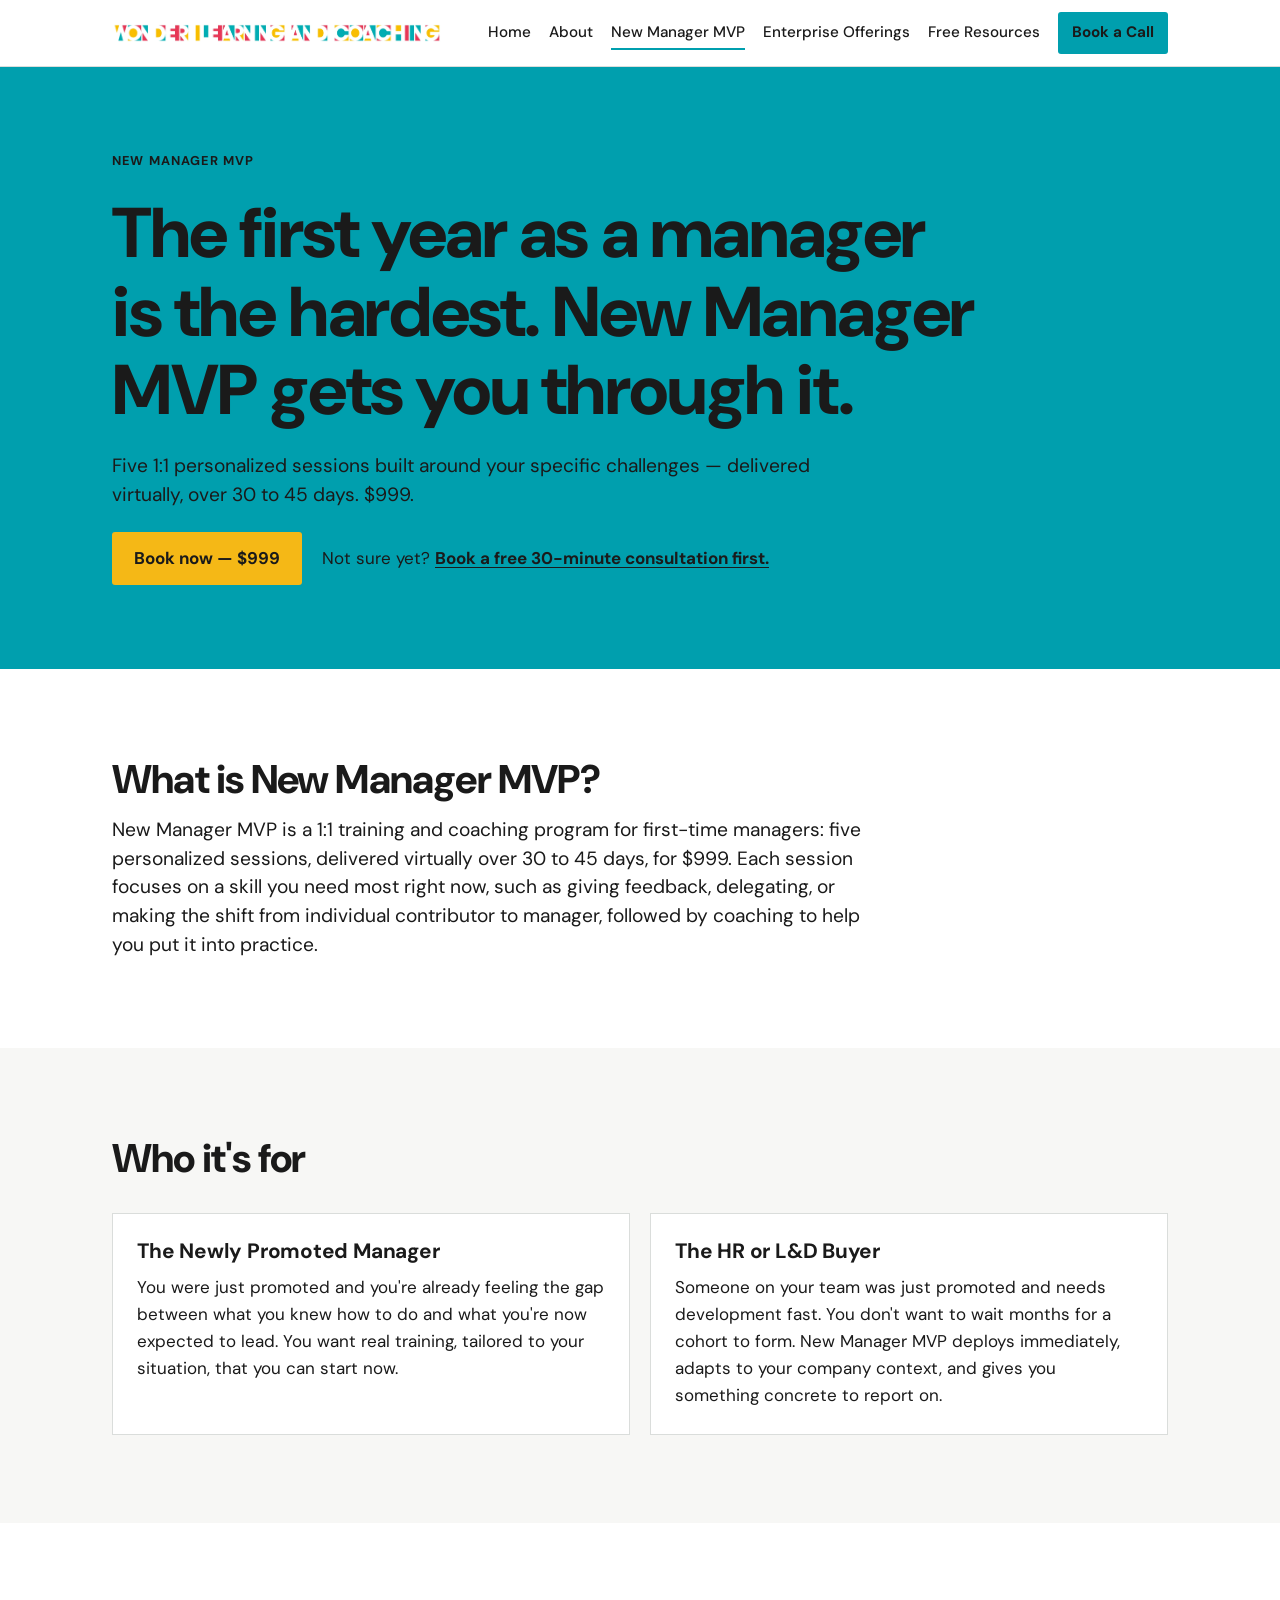
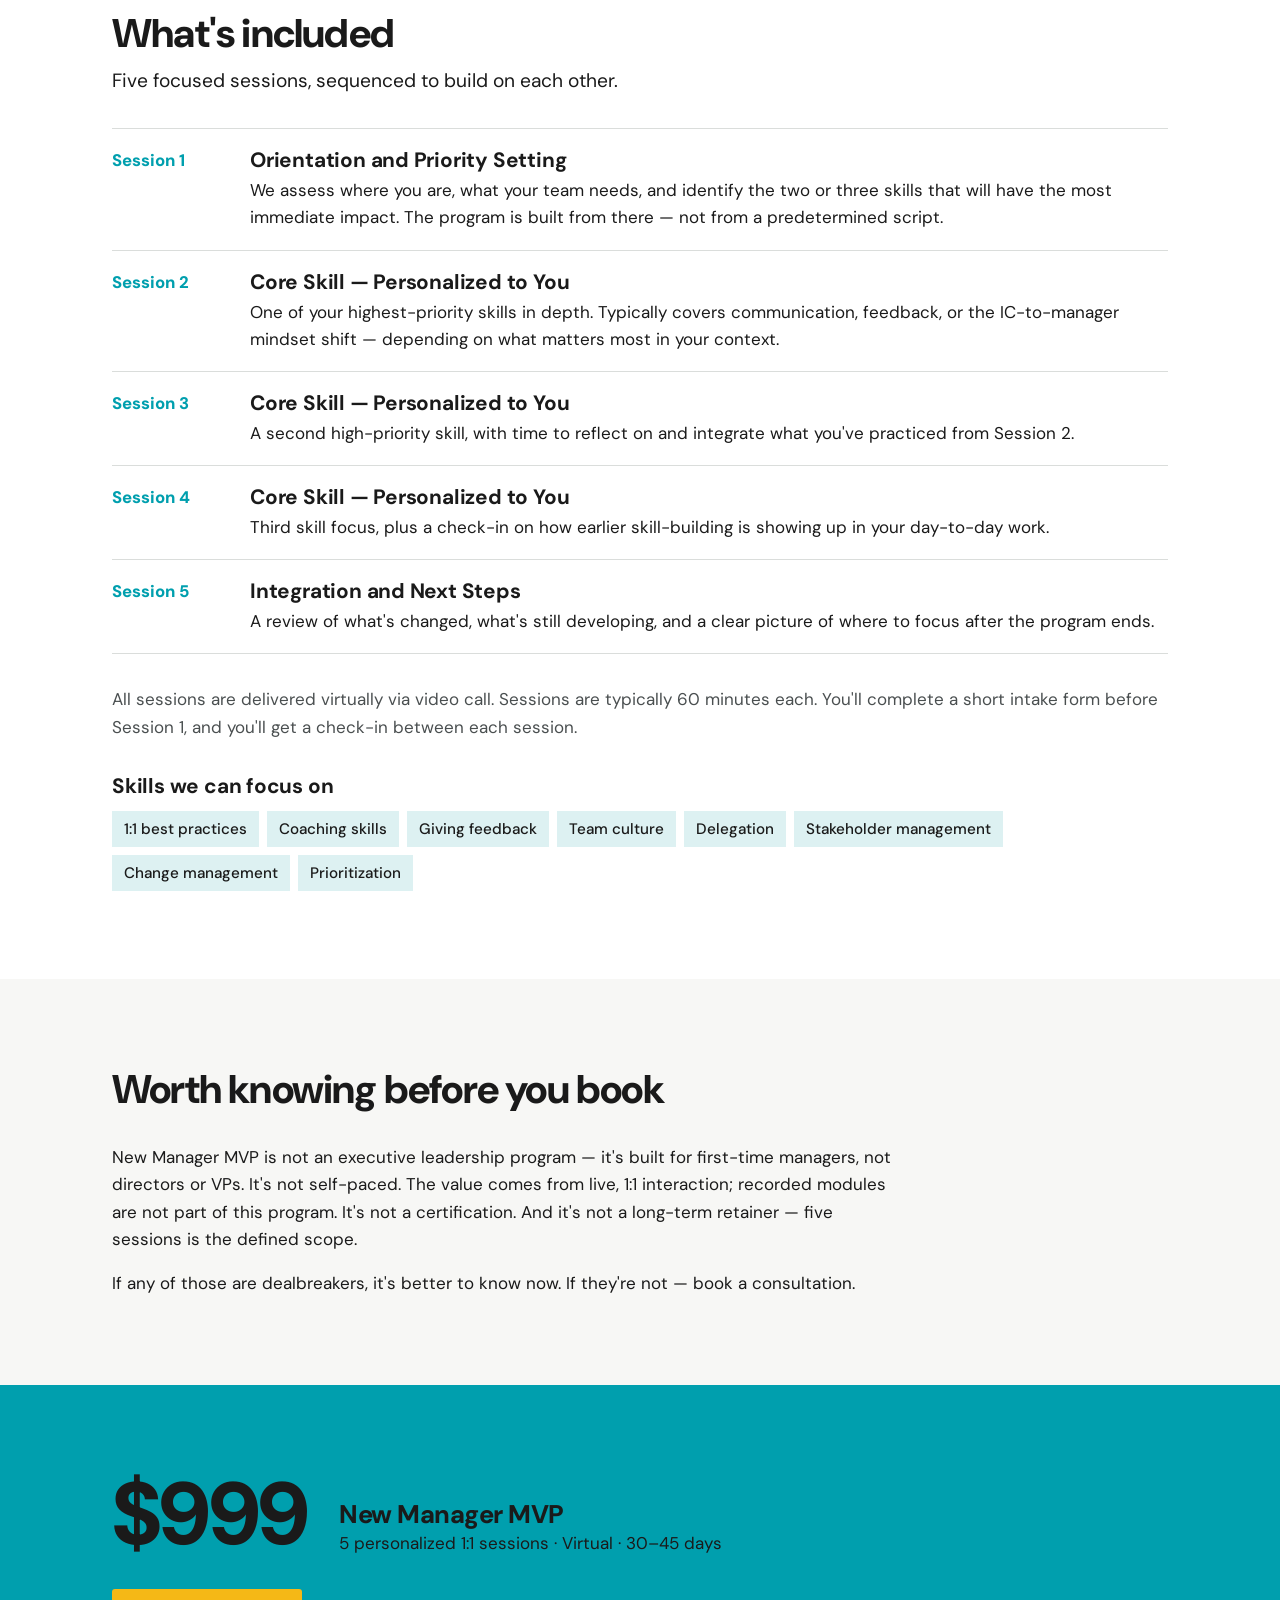
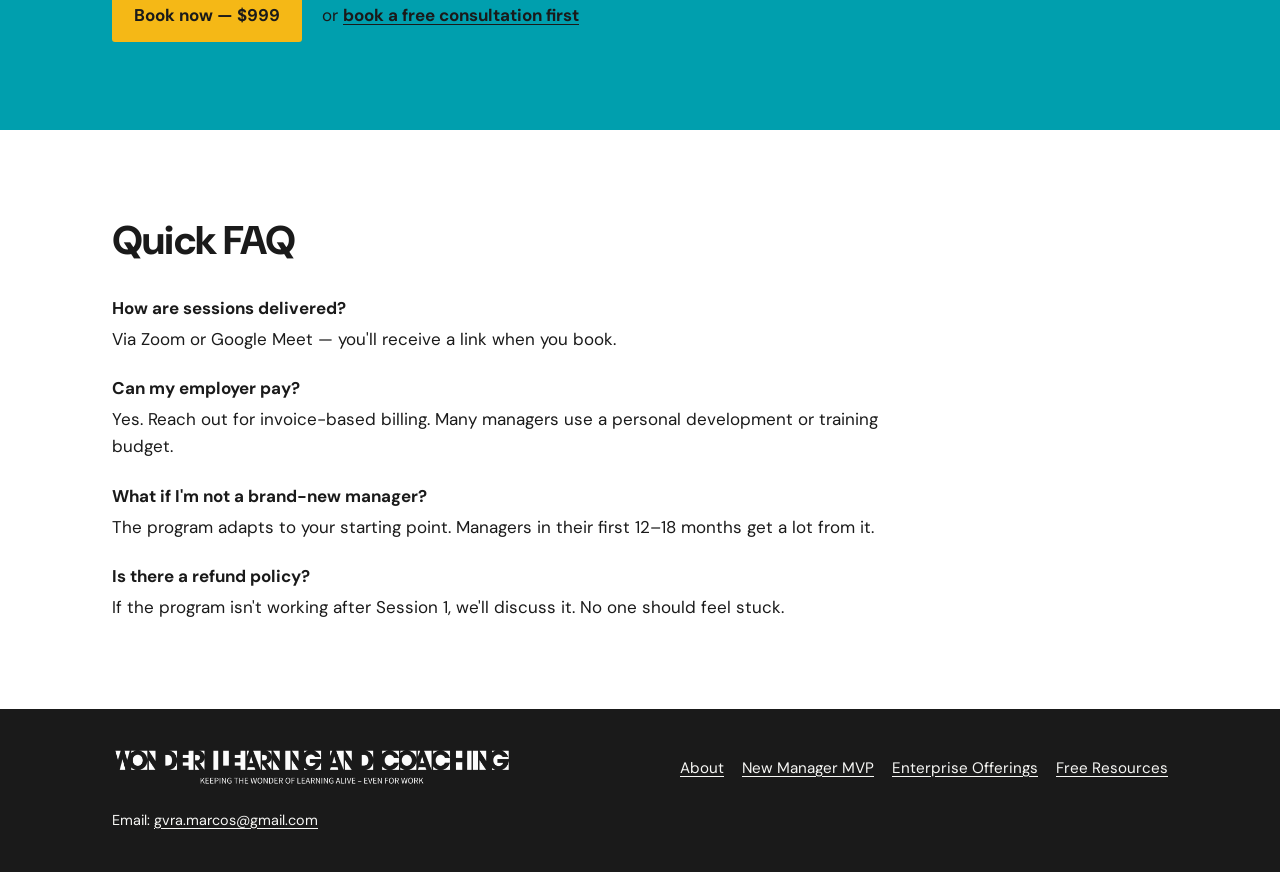
<file: new-manager-mvp/index.html>
<!doctype html>
<html lang="en">
<head>
<meta charset="utf-8">
<meta name="viewport" content="width=device-width, initial-scale=1, viewport-fit=cover">
<title>New Manager MVP: 1:1 training and coaching for new managers | Wonder Learning and Coaching</title>
<meta name="description" content="New Manager MVP is a 1:1 training and coaching program for first-time managers: five personalized virtual sessions over 30 to 45 days, for $999.">
<link rel="canonical" href="https://gvramarcos-source.github.io/wonder-learning/new-manager-mvp/">
<meta property="og:type" content="website">
<meta property="og:site_name" content="Wonder Learning and Coaching">
<meta property="og:title" content="New Manager MVP: 1:1 training and coaching for new managers | Wonder Learning and Coaching">
<meta property="og:description" content="New Manager MVP is a 1:1 training and coaching program for first-time managers: five personalized virtual sessions over 30 to 45 days, for $999.">
<meta property="og:url" content="https://gvramarcos-source.github.io/wonder-learning/new-manager-mvp/">
<meta property="og:image" content="https://gvramarcos-source.github.io/wonder-learning/assets/logo-color-slogan.png">
<link rel="stylesheet" href="https://fonts.googleapis.com/css2?family=DM+Sans:ital,opsz,wght@0,9..40,400;0,9..40,500;0,9..40,700;0,9..40,800;1,9..40,400&display=swap">
<link rel="stylesheet" href="../assets/site.css">
<script type="application/ld+json">
{
 "@context": "https://schema.org",
 "@graph": [
  {
   "@type": "Service",
   "@id": "https://gvramarcos-source.github.io/wonder-learning/new-manager-mvp/#service",
   "name": "New Manager MVP",
   "url": "https://gvramarcos-source.github.io/wonder-learning/new-manager-mvp/",
   "serviceType": "1:1 training and coaching for first-time managers",
   "provider": {
    "@id": "https://gvramarcos-source.github.io/wonder-learning/#business"
   },
   "audience": {
    "@type": "Audience",
    "audienceType": "First-time managers"
   },
   "description": "Five personalized 1:1 training and coaching sessions for first-time managers, delivered virtually over 30 to 45 days.",
   "offers": {
    "@type": "Offer",
    "price": "999",
    "priceCurrency": "USD",
    "url": "https://gvramarcos-source.github.io/wonder-learning/new-manager-mvp/"
   }
  },
  {
   "@type": "FAQPage",
   "mainEntity": [
    {
     "@type": "Question",
     "name": "How are sessions delivered?",
     "acceptedAnswer": {
      "@type": "Answer",
      "text": "Via Zoom or Google Meet — you'll receive a link when you book."
     }
    },
    {
     "@type": "Question",
     "name": "Can my employer pay?",
     "acceptedAnswer": {
      "@type": "Answer",
      "text": "Yes. Reach out for invoice-based billing. Many managers use a personal development or training budget."
     }
    },
    {
     "@type": "Question",
     "name": "What if I'm not a brand-new manager?",
     "acceptedAnswer": {
      "@type": "Answer",
      "text": "The program adapts to your starting point. Managers in their first 12–18 months get a lot from it."
     }
    },
    {
     "@type": "Question",
     "name": "Is there a refund policy?",
     "acceptedAnswer": {
      "@type": "Answer",
      "text": "If the program isn't working after Session 1, we'll discuss it. No one should feel stuck."
     }
    }
   ]
  }
 ]
}
</script>
</head>
<body>

<header class="site-head"><div class="wrap">
  <a class="brand" href="../" aria-label="Wonder Learning and Coaching, home"><img src="../assets/logo-color.png" alt="Wonder Learning and Coaching" width="1506" height="83"></a>
  <nav class="nav" aria-label="Main">
    <a href="../" data-nav="home">Home</a>
    <a href="../about/" data-nav="about">About</a>
    <a href="../new-manager-mvp/" data-nav="new-manager-mvp" aria-current="page">New Manager MVP</a>
    <a href="../enterprise/" data-nav="enterprise">Enterprise Offerings</a>
    <a href="../resources/" data-nav="resources">Free Resources</a>
    <a class="btn" href="mailto:gvra.marcos@gmail.com?subject=Free%20consultation%20request&amp;body=Hi%20Marcos%2C%0A%0AI%27d%20like%20to%20book%20a%20free%2030-minute%20consultation.%0A%0AA%20little%20about%20me%20and%20my%20team%3A%0A%0AA%20few%20days%20and%20times%20that%20work%20for%20me%3A%0A">Book a Call</a>
  </nav>
</div></header>

<main>
  <section class="hero"><div class="wrap" style="grid-template-columns:minmax(0,1fr)">
    <div class="hero-copy">
      <p class="eyebrow" style="color:var(--ink)">New Manager MVP</p>
      <h1 style="max-width:18ch">The first year as a manager is the hardest. New Manager MVP gets you through it.</h1>
      <p class="lede">Five 1:1 personalized sessions built around your specific challenges — delivered virtually, over 30 to 45 days. $999.</p>
      <div class="cta"><a class="btn" href="../book/">Book now — $999</a><span>Not sure yet? <a class="tlink" href="mailto:gvra.marcos@gmail.com?subject=Free%20consultation%20request&amp;body=Hi%20Marcos%2C%0A%0AI%27d%20like%20to%20book%20a%20free%2030-minute%20consultation.%0A%0AA%20little%20about%20me%20and%20my%20team%3A%0A%0AA%20few%20days%20and%20times%20that%20work%20for%20me%3A%0A">Book a free 30-minute consultation first.</a></span></div>
    </div>
  </div></section>

  <section class="band white"><div class="wrap">
    <div class="head" style="gap:14px">
      <h2>What is New Manager MVP?</h2>
      <p class="lede">New Manager MVP is a 1:1 training and coaching program for first-time managers: five personalized sessions, delivered virtually over 30 to 45 days, for $999. Each session focuses on a skill you need most right now, such as giving feedback, delegating, or making the shift from individual contributor to manager, followed by coaching to help you put it into practice.</p>
    </div>
  </div></section>

  <section class="band paper"><div class="wrap">
    <h2>Who it's for</h2>
    <div class="grid-2">
      <div class="card"><h3>The Newly Promoted Manager</h3><p>You were just promoted and you're already feeling the gap between what you knew how to do and what you're now expected to lead. You want real training, tailored to your situation, that you can start now.</p></div>
      <div class="card"><h3>The HR or L&amp;D Buyer</h3><p>Someone on your team was just promoted and needs development fast. You don't want to wait months for a cohort to form. New Manager MVP deploys immediately, adapts to your company context, and gives you something concrete to report on.</p></div>
    </div>
  </div></section>

  <section class="band white"><div class="wrap">
    <div class="head"><h2>What's included</h2><p class="lede">Five focused sessions, sequenced to build on each other.</p></div>
    <ol class="sessions">
      <li><span class="n">Session 1</span><div><h3>Orientation and Priority Setting</h3><p>We assess where you are, what your team needs, and identify the two or three skills that will have the most immediate impact. The program is built from there — not from a predetermined script.</p></div></li>
      <li><span class="n">Session 2</span><div><h3>Core Skill — Personalized to You</h3><p>One of your highest-priority skills in depth. Typically covers communication, feedback, or the IC-to-manager mindset shift — depending on what matters most in your context.</p></div></li>
      <li><span class="n">Session 3</span><div><h3>Core Skill — Personalized to You</h3><p>A second high-priority skill, with time to reflect on and integrate what you've practiced from Session 2.</p></div></li>
      <li><span class="n">Session 4</span><div><h3>Core Skill — Personalized to You</h3><p>Third skill focus, plus a check-in on how earlier skill-building is showing up in your day-to-day work.</p></div></li>
      <li><span class="n">Session 5</span><div><h3>Integration and Next Steps</h3><p>A review of what's changed, what's still developing, and a clear picture of where to focus after the program ends.</p></div></li>
    </ol>
    <p class="muted">All sessions are delivered virtually via video call. Sessions are typically 60 minutes each. You'll complete a short intake form before Session 1, and you'll get a check-in between each session.</p>
    <div class="head">
      <h3>Skills we can focus on</h3>
      <ul class="chips">
        <li>1:1 best practices</li><li>Coaching skills</li><li>Giving feedback</li><li>Team culture</li><li>Delegation</li><li>Stakeholder management</li><li>Change management</li><li>Prioritization</li>
      </ul>
    </div>
  </div></section>

  <section class="band paper"><div class="wrap">
    <h2>Worth knowing before you book</h2>
    <div class="prose">
      <p>New Manager MVP is not an executive leadership program — it's built for first-time managers, not directors or VPs. It's not self-paced. The value comes from live, 1:1 interaction; recorded modules are not part of this program. It's not a certification. And it's not a long-term retainer — five sessions is the defined scope.</p>
      <p>If any of those are dealbreakers, it's better to know now. If they're not — book a consultation.</p>
    </div>
  </div></section>

  <section class="band teal"><div class="wrap">
    <div class="price"><b>$999</b><div><h2 style="font-size:1.6rem">New Manager MVP</h2><p>5 personalized 1:1 sessions · Virtual · 30–45 days</p></div></div>
    <div class="cta"><a class="btn" href="../book/">Book now — $999</a><span>or <a class="tlink" href="mailto:gvra.marcos@gmail.com?subject=Free%20consultation%20request&amp;body=Hi%20Marcos%2C%0A%0AI%27d%20like%20to%20book%20a%20free%2030-minute%20consultation.%0A%0AA%20little%20about%20me%20and%20my%20team%3A%0A%0AA%20few%20days%20and%20times%20that%20work%20for%20me%3A%0A">book a free consultation first</a></span></div>
  </div></section>

  <section class="band white"><div class="wrap">
    <h2>Quick FAQ</h2>
    <dl class="faq prose">
      <div><dt>How are sessions delivered?</dt><dd>Via Zoom or Google Meet — you'll receive a link when you book.</dd></div>
      <div><dt>Can my employer pay?</dt><dd>Yes. Reach out for invoice-based billing. Many managers use a personal development or training budget.</dd></div>
      <div><dt>What if I'm not a brand-new manager?</dt><dd>The program adapts to your starting point. Managers in their first 12–18 months get a lot from it.</dd></div>
      <div><dt>Is there a refund policy?</dt><dd>If the program isn't working after Session 1, we'll discuss it. No one should feel stuck.</dd></div>
    </dl>
  </div></section>
</main>

<footer class="site-foot"><div class="wrap">
  <img src="../assets/logo-white-slogan.png" alt="Wonder Learning and Coaching. Keeping the wonder of learning alive, even for work." width="1506" height="140">
  <nav aria-label="Footer"><a href="../about/">About</a><a href="../new-manager-mvp/">New Manager MVP</a><a href="../enterprise/">Enterprise Offerings</a><a href="../resources/">Free Resources</a></nav>
  <p class="small">Email: <a href="mailto:gvra.marcos@gmail.com?subject=Free%20consultation%20request&amp;body=Hi%20Marcos%2C%0A%0AI%27d%20like%20to%20book%20a%20free%2030-minute%20consultation.%0A%0AA%20little%20about%20me%20and%20my%20team%3A%0A%0AA%20few%20days%20and%20times%20that%20work%20for%20me%3A%0A">gvra.marcos@gmail.com</a></p>
</div></footer>

</body>
</html>
</file>
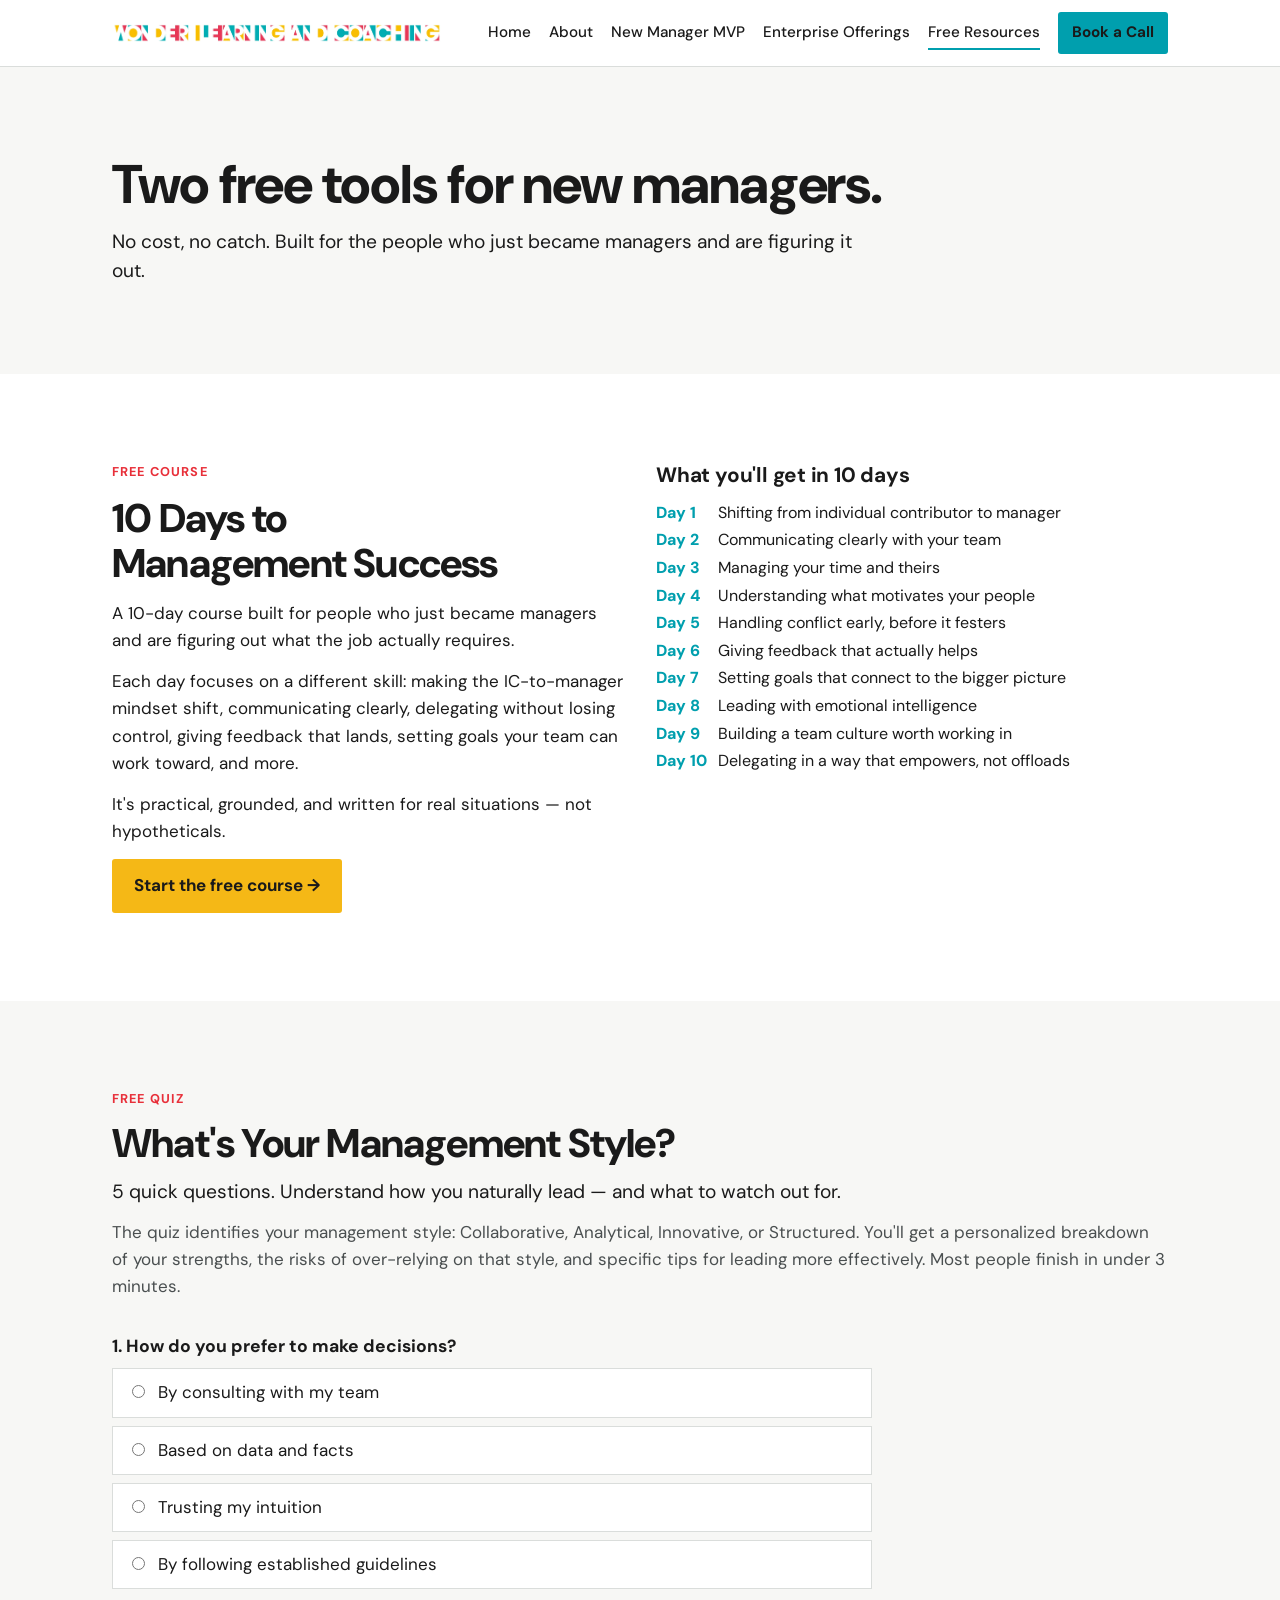
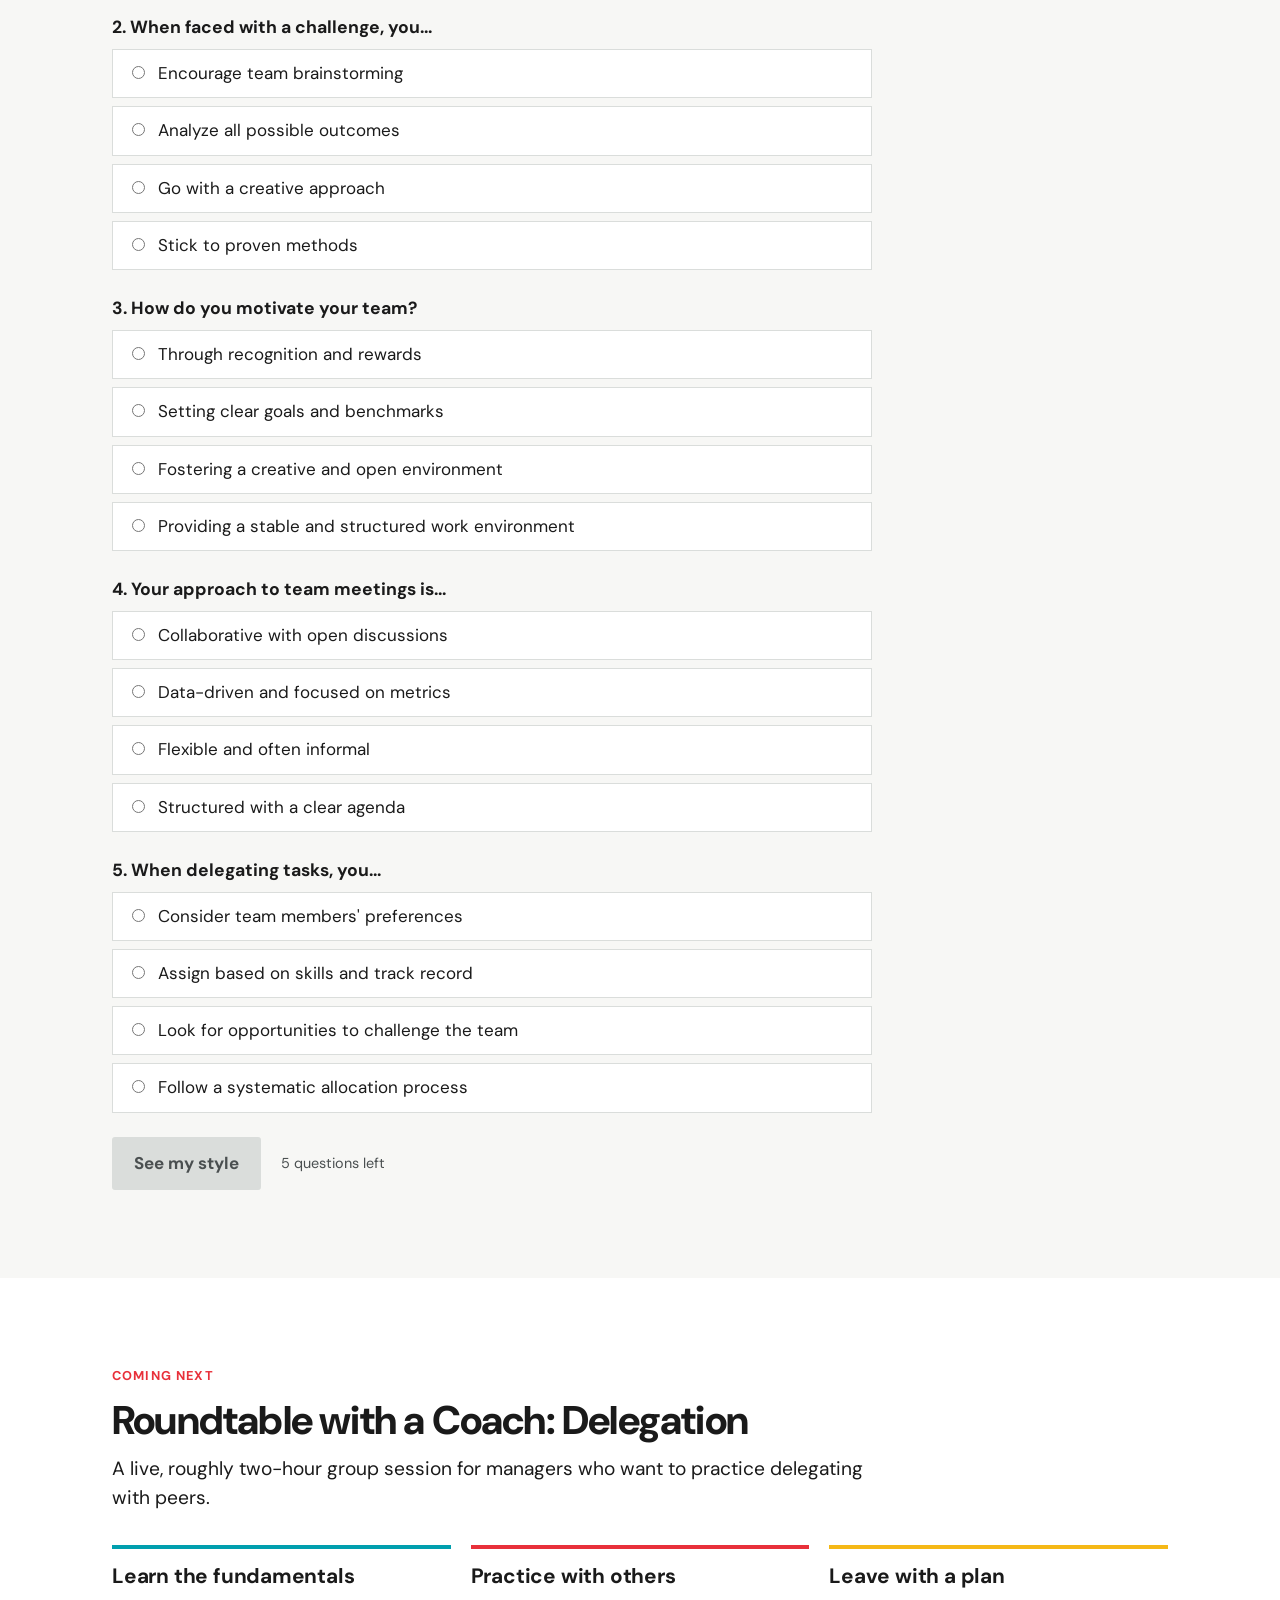
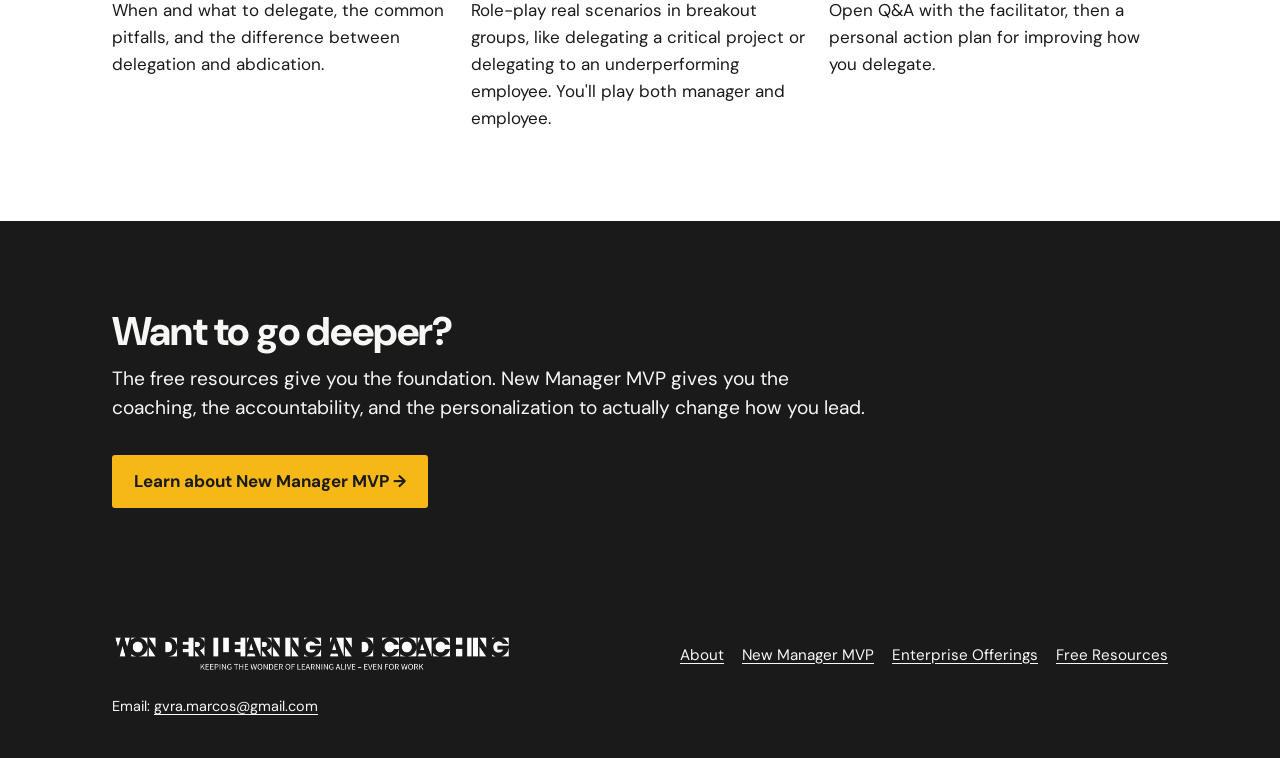
<file: resources/index.html>
<!doctype html>
<html lang="en">
<head>
<meta charset="utf-8">
<meta name="viewport" content="width=device-width, initial-scale=1, viewport-fit=cover">
<title>Free resources for new managers | Wonder Learning and Coaching</title>
<meta name="description" content="Two free tools for new managers: the 10 Days to Management Success course and a five-question management style quiz.">
<link rel="canonical" href="https://gvramarcos-source.github.io/wonder-learning/resources/">
<meta property="og:type" content="website">
<meta property="og:site_name" content="Wonder Learning and Coaching">
<meta property="og:title" content="Free resources for new managers | Wonder Learning and Coaching">
<meta property="og:description" content="Two free tools for new managers: the 10 Days to Management Success course and a five-question management style quiz.">
<meta property="og:url" content="https://gvramarcos-source.github.io/wonder-learning/resources/">
<meta property="og:image" content="https://gvramarcos-source.github.io/wonder-learning/assets/logo-color-slogan.png">
<link rel="stylesheet" href="https://fonts.googleapis.com/css2?family=DM+Sans:ital,opsz,wght@0,9..40,400;0,9..40,500;0,9..40,700;0,9..40,800;1,9..40,400&display=swap">
<link rel="stylesheet" href="../assets/site.css">
<script type="application/ld+json">
{
 "@context": "https://schema.org",
 "@graph": [
  {
   "@type": "Quiz",
   "name": "What's Your Management Style?",
   "url": "https://gvramarcos-source.github.io/wonder-learning/resources/#quiz",
   "isAccessibleForFree": true,
   "provider": {
    "@id": "https://gvramarcos-source.github.io/wonder-learning/#business"
   },
   "description": "A five-question quiz that identifies your management style: Collaborative, Analytical, Innovative, or Structured."
  }
 ]
}
</script>
</head>
<body>

<header class="site-head"><div class="wrap">
  <a class="brand" href="../" aria-label="Wonder Learning and Coaching, home"><img src="../assets/logo-color.png" alt="Wonder Learning and Coaching" width="1506" height="83"></a>
  <nav class="nav" aria-label="Main">
    <a href="../" data-nav="home">Home</a>
    <a href="../about/" data-nav="about">About</a>
    <a href="../new-manager-mvp/" data-nav="new-manager-mvp">New Manager MVP</a>
    <a href="../enterprise/" data-nav="enterprise">Enterprise Offerings</a>
    <a href="../resources/" data-nav="resources" aria-current="page">Free Resources</a>
    <a class="btn" href="mailto:gvra.marcos@gmail.com?subject=Free%20consultation%20request&amp;body=Hi%20Marcos%2C%0A%0AI%27d%20like%20to%20book%20a%20free%2030-minute%20consultation.%0A%0AA%20little%20about%20me%20and%20my%20team%3A%0A%0AA%20few%20days%20and%20times%20that%20work%20for%20me%3A%0A">Book a Call</a>
  </nav>
</div></header>

<main>
  <section class="band paper"><div class="wrap">
    <div class="head"><h1 style="font-size:clamp(2.2rem,5vw,3.4rem)">Two free tools for new managers.</h1><p class="lede">No cost, no catch. Built for the people who just became managers and are figuring it out.</p></div>
  </div></section>

  <section class="band white"><div class="wrap grid-2">
    <div class="head" style="gap:14px;align-content:start">
      <p class="eyebrow">Free course</p>
      <h2>10 Days to Management Success</h2>
      <p>A 10-day course built for people who just became managers and are figuring out what the job actually requires.</p>
      <p>Each day focuses on a different skill: making the IC-to-manager mindset shift, communicating clearly, delegating without losing control, giving feedback that lands, setting goals your team can work toward, and more.</p>
      <p>It's practical, grounded, and written for real situations — not hypotheticals.</p>
      <div class="cta"><a class="btn" href="../ten-days/">Start the free course →</a></div>
    </div>
    <div class="head" style="align-content:start">
      <h3>What you'll get in 10 days</h3>
      <ol class="day-list">
        <li><span>Day 1</span><div>Shifting from individual contributor to manager</div></li>
        <li><span>Day 2</span><div>Communicating clearly with your team</div></li>
        <li><span>Day 3</span><div>Managing your time and theirs</div></li>
        <li><span>Day 4</span><div>Understanding what motivates your people</div></li>
        <li><span>Day 5</span><div>Handling conflict early, before it festers</div></li>
        <li><span>Day 6</span><div>Giving feedback that actually helps</div></li>
        <li><span>Day 7</span><div>Setting goals that connect to the bigger picture</div></li>
        <li><span>Day 8</span><div>Leading with emotional intelligence</div></li>
        <li><span>Day 9</span><div>Building a team culture worth working in</div></li>
        <li><span>Day 10</span><div>Delegating in a way that empowers, not offloads</div></li>
      </ol>
    </div>
  </div></section>

  <section class="band paper" id="quiz"><div class="wrap">
    <div class="head">
      <p class="eyebrow">Free quiz</p>
      <h2>What's Your Management Style?</h2>
      <p class="lede">5 quick questions. Understand how you naturally lead — and what to watch out for.</p>
      <p class="muted">The quiz identifies your management style: Collaborative, Analytical, Innovative, or Structured. You'll get a personalized breakdown of your strengths, the risks of over-relying on that style, and specific tips for leading more effectively. Most people finish in under 3 minutes.</p>
    </div>
    <form class="quiz" id="quizForm">
      <fieldset><legend>1. How do you prefer to make decisions?</legend>
        <label class="opt" for="q0o0"><input type="radio" id="q0o0" name="q0" value="0"><span>By consulting with my team</span></label>
        <label class="opt" for="q0o1"><input type="radio" id="q0o1" name="q0" value="1"><span>Based on data and facts</span></label>
        <label class="opt" for="q0o2"><input type="radio" id="q0o2" name="q0" value="2"><span>Trusting my intuition</span></label>
        <label class="opt" for="q0o3"><input type="radio" id="q0o3" name="q0" value="3"><span>By following established guidelines</span></label>
      </fieldset>
      <fieldset><legend>2. When faced with a challenge, you...</legend>
        <label class="opt" for="q1o0"><input type="radio" id="q1o0" name="q1" value="0"><span>Encourage team brainstorming</span></label>
        <label class="opt" for="q1o1"><input type="radio" id="q1o1" name="q1" value="1"><span>Analyze all possible outcomes</span></label>
        <label class="opt" for="q1o2"><input type="radio" id="q1o2" name="q1" value="2"><span>Go with a creative approach</span></label>
        <label class="opt" for="q1o3"><input type="radio" id="q1o3" name="q1" value="3"><span>Stick to proven methods</span></label>
      </fieldset>
      <fieldset><legend>3. How do you motivate your team?</legend>
        <label class="opt" for="q2o0"><input type="radio" id="q2o0" name="q2" value="0"><span>Through recognition and rewards</span></label>
        <label class="opt" for="q2o1"><input type="radio" id="q2o1" name="q2" value="1"><span>Setting clear goals and benchmarks</span></label>
        <label class="opt" for="q2o2"><input type="radio" id="q2o2" name="q2" value="2"><span>Fostering a creative and open environment</span></label>
        <label class="opt" for="q2o3"><input type="radio" id="q2o3" name="q2" value="3"><span>Providing a stable and structured work environment</span></label>
      </fieldset>
      <fieldset><legend>4. Your approach to team meetings is...</legend>
        <label class="opt" for="q3o0"><input type="radio" id="q3o0" name="q3" value="0"><span>Collaborative with open discussions</span></label>
        <label class="opt" for="q3o1"><input type="radio" id="q3o1" name="q3" value="1"><span>Data-driven and focused on metrics</span></label>
        <label class="opt" for="q3o2"><input type="radio" id="q3o2" name="q3" value="2"><span>Flexible and often informal</span></label>
        <label class="opt" for="q3o3"><input type="radio" id="q3o3" name="q3" value="3"><span>Structured with a clear agenda</span></label>
      </fieldset>
      <fieldset><legend>5. When delegating tasks, you...</legend>
        <label class="opt" for="q4o0"><input type="radio" id="q4o0" name="q4" value="0"><span>Consider team members' preferences</span></label>
        <label class="opt" for="q4o1"><input type="radio" id="q4o1" name="q4" value="1"><span>Assign based on skills and track record</span></label>
        <label class="opt" for="q4o2"><input type="radio" id="q4o2" name="q4" value="2"><span>Look for opportunities to challenge the team</span></label>
        <label class="opt" for="q4o3"><input type="radio" id="q4o3" name="q4" value="3"><span>Follow a systematic allocation process</span></label>
      </fieldset>
      <div class="cta"><button class="btn" type="submit" id="quizGo" disabled>See my style</button><span class="small muted" id="quizLeft">5 questions left</span></div>
    </form>
    <div id="quizResult" class="quiz" hidden aria-live="polite"></div>
  </div></section>

  <section class="band white"><div class="wrap">
    <div class="head">
      <p class="eyebrow">Coming next</p>
      <h2>Roundtable with a Coach: Delegation</h2>
      <p class="lede">A live, roughly two-hour group session for managers who want to practice delegating with peers.</p>
    </div>
    <div class="grid-3">
      <div class="plain"><h3>Learn the fundamentals</h3><p>When and what to delegate, the common pitfalls, and the difference between delegation and abdication.</p></div>
      <div class="plain" style="--c:var(--red)"><h3>Practice with others</h3><p>Role-play real scenarios in breakout groups, like delegating a critical project or delegating to an underperforming employee. You'll play both manager and employee.</p></div>
      <div class="plain" style="--c:var(--gold)"><h3>Leave with a plan</h3><p>Open Q&amp;A with the facilitator, then a personal action plan for improving how you delegate.</p></div>
    </div>
  </div></section>

  <section class="band dark"><div class="wrap">
    <div class="head"><h2>Want to go deeper?</h2><p class="lede">The free resources give you the foundation. New Manager MVP gives you the coaching, the accountability, and the personalization to actually change how you lead.</p></div>
    <div class="cta"><a class="btn" href="../new-manager-mvp/">Learn about New Manager MVP →</a></div>
  </div></section>
</main>

<footer class="site-foot"><div class="wrap">
  <img src="../assets/logo-white-slogan.png" alt="Wonder Learning and Coaching. Keeping the wonder of learning alive, even for work." width="1506" height="140">
  <nav aria-label="Footer"><a href="../about/">About</a><a href="../new-manager-mvp/">New Manager MVP</a><a href="../enterprise/">Enterprise Offerings</a><a href="../resources/">Free Resources</a></nav>
  <p class="small">Email: <a href="mailto:gvra.marcos@gmail.com?subject=Free%20consultation%20request&amp;body=Hi%20Marcos%2C%0A%0AI%27d%20like%20to%20book%20a%20free%2030-minute%20consultation.%0A%0AA%20little%20about%20me%20and%20my%20team%3A%0A%0AA%20few%20days%20and%20times%20that%20work%20for%20me%3A%0A">gvra.marcos@gmail.com</a></p>
</div></footer>

<script src="../assets/site.js"></script>

</body>
</html>
</file>
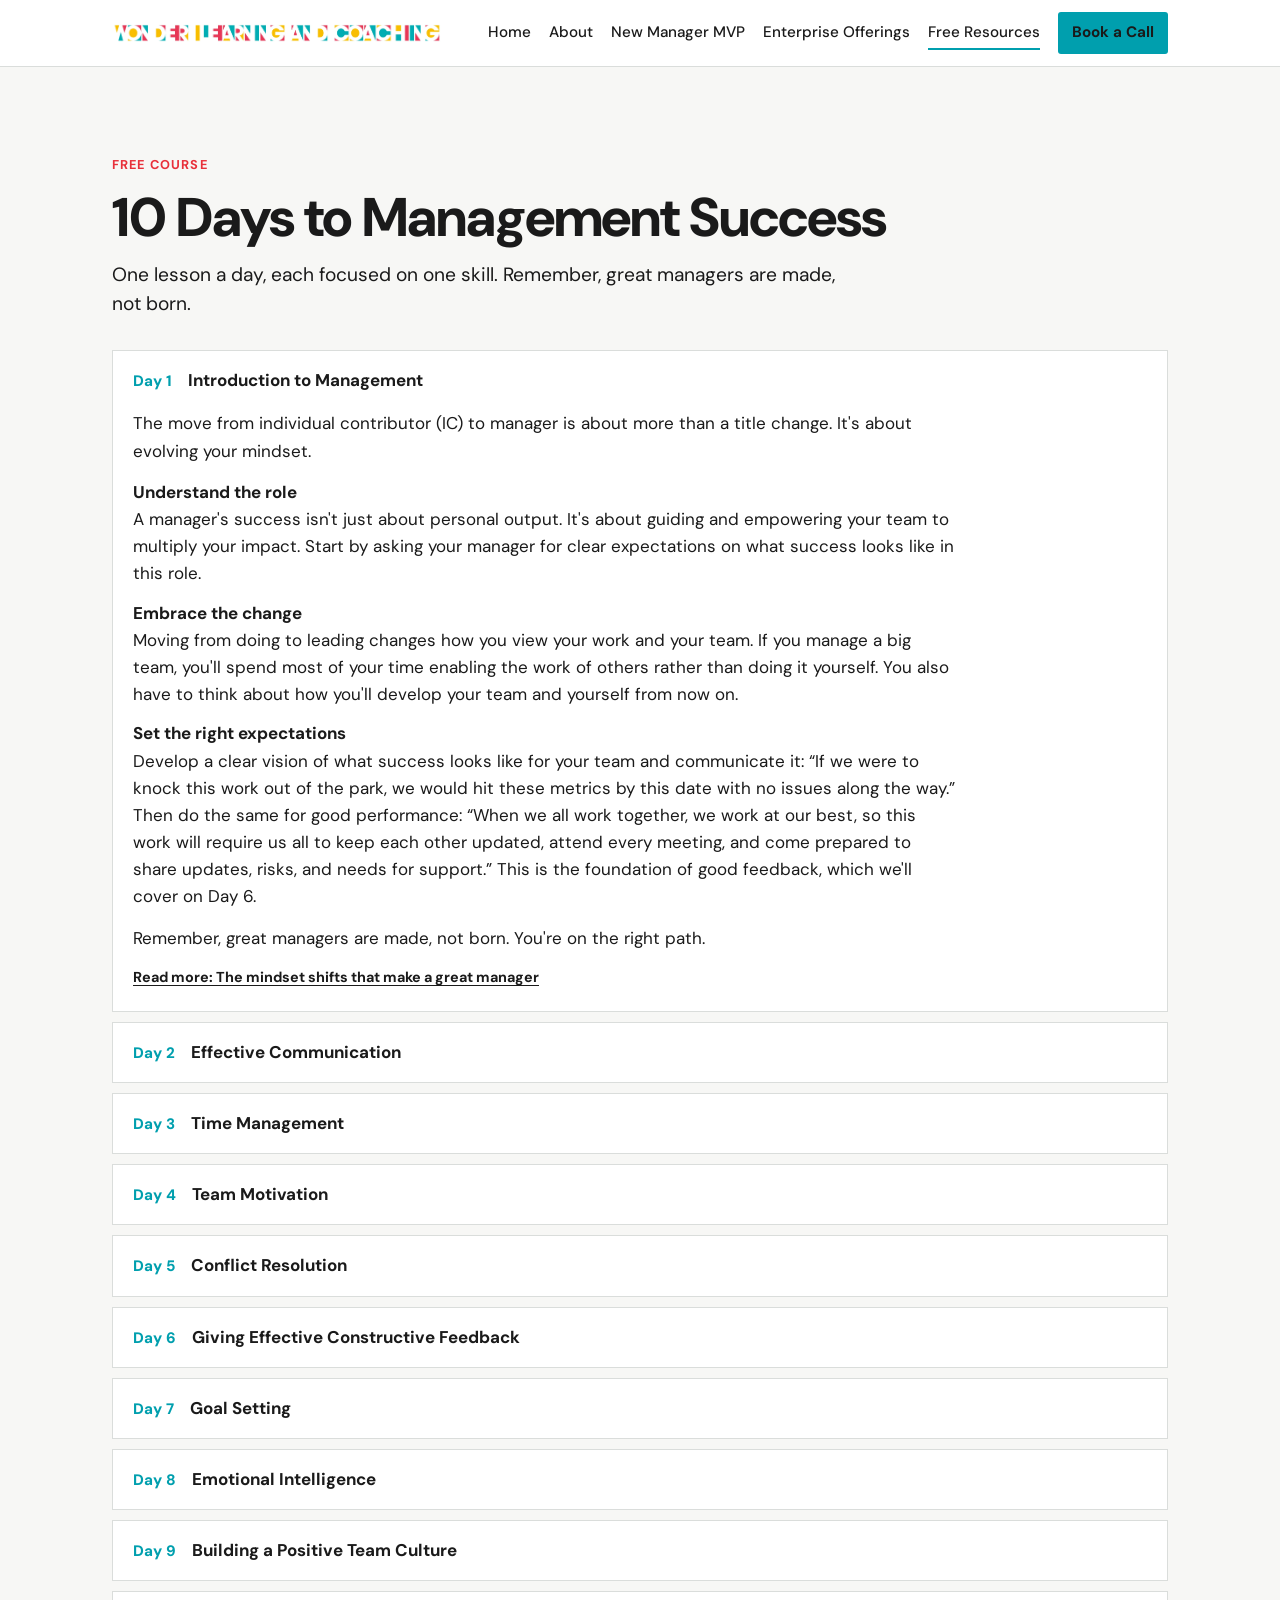
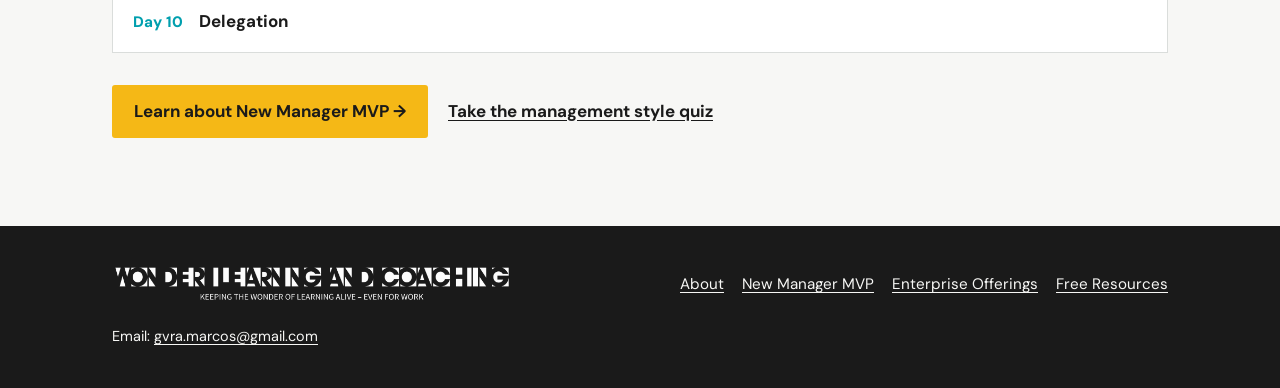
<file: ten-days/index.html>
<!doctype html>
<html lang="en">
<head>
<meta charset="utf-8">
<meta name="viewport" content="width=device-width, initial-scale=1, viewport-fit=cover">
<title>10 Days to Management Success: a free course for new managers | Wonder Learning and Coaching</title>
<meta name="description" content="A free 10-day course for new managers. One lesson a day on communication, delegation, feedback, motivation, goal setting, and more.">
<link rel="canonical" href="https://gvramarcos-source.github.io/wonder-learning/ten-days/">
<meta property="og:type" content="website">
<meta property="og:site_name" content="Wonder Learning and Coaching">
<meta property="og:title" content="10 Days to Management Success: a free course for new managers | Wonder Learning and Coaching">
<meta property="og:description" content="A free 10-day course for new managers. One lesson a day on communication, delegation, feedback, motivation, goal setting, and more.">
<meta property="og:url" content="https://gvramarcos-source.github.io/wonder-learning/ten-days/">
<meta property="og:image" content="https://gvramarcos-source.github.io/wonder-learning/assets/logo-color-slogan.png">
<link rel="stylesheet" href="https://fonts.googleapis.com/css2?family=DM+Sans:ital,opsz,wght@0,9..40,400;0,9..40,500;0,9..40,700;0,9..40,800;1,9..40,400&display=swap">
<link rel="stylesheet" href="../assets/site.css">
<script type="application/ld+json">
{
 "@context": "https://schema.org",
 "@graph": [
  {
   "@type": "Course",
   "name": "10 Days to Management Success",
   "url": "https://gvramarcos-source.github.io/wonder-learning/ten-days/",
   "isAccessibleForFree": true,
   "inLanguage": "en",
   "description": "A free 10-day course for new managers covering the IC-to-manager mindset shift, communication, time management, motivation, conflict, feedback, goal setting, emotional intelligence, team culture, and delegation.",
   "provider": {
    "@type": "Organization",
    "name": "Wonder Learning and Coaching",
    "url": "https://gvramarcos-source.github.io/wonder-learning/"
   }
  }
 ]
}
</script>
</head>
<body>

<header class="site-head"><div class="wrap">
  <a class="brand" href="../" aria-label="Wonder Learning and Coaching, home"><img src="../assets/logo-color.png" alt="Wonder Learning and Coaching" width="1506" height="83"></a>
  <nav class="nav" aria-label="Main">
    <a href="../" data-nav="home">Home</a>
    <a href="../about/" data-nav="about">About</a>
    <a href="../new-manager-mvp/" data-nav="new-manager-mvp">New Manager MVP</a>
    <a href="../enterprise/" data-nav="enterprise">Enterprise Offerings</a>
    <a href="../resources/" data-nav="resources" aria-current="page">Free Resources</a>
    <a class="btn" href="mailto:gvra.marcos@gmail.com?subject=Free%20consultation%20request&amp;body=Hi%20Marcos%2C%0A%0AI%27d%20like%20to%20book%20a%20free%2030-minute%20consultation.%0A%0AA%20little%20about%20me%20and%20my%20team%3A%0A%0AA%20few%20days%20and%20times%20that%20work%20for%20me%3A%0A">Book a Call</a>
  </nav>
</div></header>

<main>
  <section class="band paper"><div class="wrap">
    <div class="head">
      <p class="eyebrow">Free course</p>
      <h1 style="font-size:clamp(2.2rem,5vw,3.4rem)">10 Days to Management Success</h1>
      <p class="lede">One lesson a day, each focused on one skill. Remember, great managers are made, not born.</p>
    </div>
    <div class="lessons">
    <details class="lesson" open>
      <summary><span class="d">Day 1</span><span>Introduction to Management</span></summary>
      <div class="lesson-body">
        <p>The move from individual contributor (IC) to manager is about more than a title change. It's about evolving your mindset.</p>
        <ul>
          <li><b>Understand the role</b>A manager's success isn't just about personal output. It's about guiding and empowering your team to multiply your impact. Start by asking your manager for clear expectations on what success looks like in this role.</li>
          <li><b>Embrace the change</b>Moving from doing to leading changes how you view your work and your team. If you manage a big team, you'll spend most of your time enabling the work of others rather than doing it yourself. You also have to think about how you'll develop your team and yourself from now on.</li>
          <li><b>Set the right expectations</b>Develop a clear vision of what success looks like for your team and communicate it: “If we were to knock this work out of the park, we would hit these metrics by this date with no issues along the way.” Then do the same for good performance: “When we all work together, we work at our best, so this work will require us all to keep each other updated, attend every meeting, and come prepared to share updates, risks, and needs for support.” This is the foundation of good feedback, which we'll cover on Day 6.</li>
        </ul>
        <p>Remember, great managers are made, not born. You're on the right path.</p>
        <p class="small"><a class="tlink" href="https://blog.stewartleadership.com/7-mindset-shifts-that-will-make-you-a-great-manager">Read more: The mindset shifts that make a great manager</a></p>
      </div>
    </details>
    <details class="lesson">
      <summary><span class="d">Day 2</span><span>Effective Communication</span></summary>
      <div class="lesson-body">
        <p>Clear communication is the cornerstone of successful management.</p>
        <ul>
          <li><b>Be clear and concise</b>Avoid fuzzy language that has to be interpreted. “We all need to be more proactive” or “That deliverable just wasn't that good” leave people guessing. Use concrete behaviors instead: “I think we should spend more time actively reaching out to our internal partners instead of waiting for a reply. What do you all think?” or “The presentation was unclear because there was a lot of text on the screen at once.”</li>
          <li><b>Listen actively</b>Communication is a two-way street. Avoid distractions during 1-on-1s, take notes, stay curious, ask more questions than you think you should, and always assume positive intent.</li>
          <li><b>Adapt your style</b>Different team members need different approaches. Some want to connect on a personal level more than others. Some want public recognition, others private.</li>
        </ul>
        <p>Keep practicing these skills and you'll see a significant difference in your team's dynamics.</p>
        <p class="small"><a class="tlink" href="https://www.forbes.com/sites/victorlipman/2016/01/18/the-best-managers-always-communicate/?sh=5f88168e2a2c">Read more: Why the best managers always communicate</a></p>
      </div>
    </details>
    <details class="lesson">
      <summary><span class="d">Day 3</span><span>Time Management</span></summary>
      <div class="lesson-body">
        <p>As a manager, your time management affects your team as much as it affects you.</p>
        <ul>
          <li><b>Identify priorities</b>Learn to tell urgent tasks from important ones.</li>
          <li><b>Delegate effectively</b>Trust your team with tasks to manage your workload better. Empower them to accomplish what you want without telling them exactly how to do it.</li>
          <li><b>Use your priorities to manage workload</b>Clear priorities show you how to invest your limited time across multiple responsibilities. They also give you the language to push back when something else is more urgent and important.</li>
        </ul>
        <p>Good time management is about working smarter, not harder.</p>
        <p class="small"><a class="tlink" href="https://asana.com/resources/eisenhower-matrix">Read more: The Eisenhower Matrix</a></p>
      </div>
    </details>
    <details class="lesson">
      <summary><span class="d">Day 4</span><span>Team Motivation</span></summary>
      <div class="lesson-body">
        <p>Understanding what drives each team member is key.</p>
        <ul>
          <li><b>Discover intrinsic motivators</b>Each person is motivated differently. Do they want to advance in their career or stay where they are? Why do they work, and who do they work for? How do they like to be rewarded and recognized?</li>
          <li><b>Set achievable goals</b>People like to push themselves, but not when what they're asked to do feels unattainable or unfair.</li>
          <li><b>Celebrate successes</b>Small wins keep motivation high. Build a culture of celebrating each other's successes.</li>
        </ul>
        <p>Motivated teams can achieve incredible results.</p>
        <p class="small"><a class="tlink" href="https://clickup.com/blog/motivating-a-team/">Read more: More on motivating your team</a></p>
      </div>
    </details>
    <details class="lesson">
      <summary><span class="d">Day 5</span><span>Conflict Resolution</span></summary>
      <div class="lesson-body">
        <p>Conflict is natural in any team. Today is about handling it effectively.</p>
        <ul>
          <li><b>Stay neutral</b>Approach conflicts without bias. Think about times your manager felt unfair to you. How can you avoid similar moments?</li>
          <li><b>Encourage open communication</b>Let team members express their concerns. Ask about issues during regular 1-on-1s, then listen actively and ask questions when they open up.</li>
          <li><b>Seek win-win solutions</b>Aim for resolutions that satisfy everyone involved. The best solutions leave both people feeling they resolved the conflict together.</li>
        </ul>
        <p>Handled well, conflict can lead to growth and better understanding. Address things early and head on, before they fester and damage your team culture.</p>
        <p class="small"><a class="tlink" href="https://lattice.com/library/conflict-management-skills-for-every-manager">Read more: Conflict management skills for every manager</a></p>
      </div>
    </details>
    <details class="lesson">
      <summary><span class="d">Day 6</span><span>Giving Effective Constructive Feedback</span></summary>
      <div class="lesson-body">
        <p>Giving feedback is a critical skill for any manager. Here's how to do it right.</p>
        <ul>
          <li><b>Be specific</b>Vague feedback helps no one. List behaviors you've observed. No one is simply lazy or unmotivated, but perhaps they were late to three meetings in a row or missed several critical deadlines.</li>
          <li><b>Focus on growth</b>Share up front that your intent is to help them develop. It frames the conversation in a positive light.</li>
          <li><b>Create a safe environment</b>Make sure people feel supported, not judged. This should be a two-way conversation, so invite their perspective. You may not have the full picture.</li>
        </ul>
        <p>Feedback is a tool for growth. Use it often, and balance positive and constructive feedback.</p>
        <p class="small"><a class="tlink" href="https://www.mindtools.com/ay86376/the-situation-behavior-impact-feedback-tool">Read more: The Situation-Behavior-Impact feedback tool</a></p>
      </div>
    </details>
    <details class="lesson">
      <summary><span class="d">Day 7</span><span>Goal Setting</span></summary>
      <div class="lesson-body">
        <p>Your team's goals should reflect the broader company vision.</p>
        <ul>
          <li><b>Understand company vision</b>You often have a broader view of how your team's work connects to the company's mission. Make that connection crystal clear, especially for new team members. People like to know their work matters.</li>
          <li><b>Use SMART goals</b>Set goals that are Specific, Measurable, Achievable, Relevant, and Time-bound.</li>
          <li><b>Involve your team</b>Taking part in goal setting can boost commitment and performance. Let team members collaborate on specific metrics, even if they can't choose the projects they work on.</li>
        </ul>
        <p>Aligned goals lead to unified effort and success. Once they're set, track progress regularly so you can get ahead of any risks.</p>
        <p class="small"><a class="tlink" href="https://blog.hubspot.com/marketing/how-to-write-a-smart-goal-template">Read more: How to write a SMART goal, with a free template</a></p>
      </div>
    </details>
    <details class="lesson">
      <summary><span class="d">Day 8</span><span>Emotional Intelligence</span></summary>
      <div class="lesson-body">
        <p>Emotional intelligence (EQ) is a key component of effective leadership.</p>
        <ul>
          <li><b>Self-awareness</b>Be conscious of your emotions and how they affect your decisions. Journaling what went well and what didn't at the end of each day is a great way to practice.</li>
          <li><b>Empathy</b>Understand and respect your team members' feelings. Take their perspective and consider how a decision may affect them before you make it.</li>
          <li><b>Regulate your responses</b>Respond, don't react. When you hear something difficult, take a deep breath, collect your thoughts, and let your team know you care.</li>
        </ul>
        <p>Teams that feel safe admitting mistakes and asking questions regularly outperform those who don't.</p>
        <p class="small"><a class="tlink" href="https://www.leaderfactor.com/learn/project-aristotle-psychological-safety">Read more: Google's Project Aristotle research on psychological safety</a></p>
      </div>
    </details>
    <details class="lesson">
      <summary><span class="d">Day 9</span><span>Building a Positive Team Culture</span></summary>
      <div class="lesson-body">
        <p>A positive team culture is vital for success.</p>
        <ul>
          <li><b>Promote openness</b>Psychological safety leads to high-performing teams, so make it safe to share ideas and feedback. Build familiarity by asking for feedback yourself and modeling how to respond to it.</li>
          <li><b>Value inclusivity</b>Diversity is a strength. Teams with different perspectives and ways of thinking are often more innovative. The aim with new hires shouldn't be sameness, whether of background or of skills.</li>
          <li><b>Invest in team building</b>Regular team activities strengthen bonds. Make time for your team to learn and develop together, and encourage collaboration.</li>
        </ul>
        <p>A great culture leads to a more engaged and productive team.</p>
        <p class="small"><a class="tlink" href="https://sloanreview.mit.edu/article/toxic-culture-is-driving-the-great-resignation/">Read more: How toxic culture drives people away, and how to avoid it</a></p>
      </div>
    </details>
    <details class="lesson">
      <summary><span class="d">Day 10</span><span>Delegation</span></summary>
      <div class="lesson-body">
        <p>On the final day, let's focus on delegation, a key skill for any successful manager.</p>
        <ul>
          <li><b>Identify the right tasks</b>Not everything can or should be delegated, but it's time to let go of some recurring tasks so you can focus on higher-level work.</li>
          <li><b>Choose the right people</b>Delegate to those with the appropriate skills and interest. Everyone can be delegated to, but some need more direction than others.</li>
          <li><b>Provide clear instructions and support</b>Define what needs to get done, by when, what good looks like, what's in scope and out of bounds, and why it's important.</li>
        </ul>
        <p>Delegation is about empowering your team, not offloading work, so follow up regularly once it's delegated. Congratulations on finishing the course! You're now equipped with the fundamentals to thrive as a manager. We didn't have time for coaching, another fundamental skill, but you can learn it through 1-on-1 training and coaching on the topics most relevant to you. Keep going, and revisit these lessons as you grow in your role.</p>
      </div>
    </details>
    </div>
    <div class="cta"><a class="btn" href="../new-manager-mvp/">Learn about New Manager MVP →</a><a class="tlink" href="../resources/#quiz">Take the management style quiz</a></div>
  </div></section>
</main>

<footer class="site-foot"><div class="wrap">
  <img src="../assets/logo-white-slogan.png" alt="Wonder Learning and Coaching. Keeping the wonder of learning alive, even for work." width="1506" height="140">
  <nav aria-label="Footer"><a href="../about/">About</a><a href="../new-manager-mvp/">New Manager MVP</a><a href="../enterprise/">Enterprise Offerings</a><a href="../resources/">Free Resources</a></nav>
  <p class="small">Email: <a href="mailto:gvra.marcos@gmail.com?subject=Free%20consultation%20request&amp;body=Hi%20Marcos%2C%0A%0AI%27d%20like%20to%20book%20a%20free%2030-minute%20consultation.%0A%0AA%20little%20about%20me%20and%20my%20team%3A%0A%0AA%20few%20days%20and%20times%20that%20work%20for%20me%3A%0A">gvra.marcos@gmail.com</a></p>
</div></footer>

</body>
</html>
</file>
<file: assets/site.css>
html { color-scheme: light; } body { margin: 0; } img { max-width: 100%; } [hidden] { display: none !important; }
/* Layout: full-width colour bands, with a tile mosaic taken from the logo's cut-out letters. Single light brand look by choice. */
:root {
  --teal: #009FAE; --teal-tint: #DDF1F2; --red: #E8303A; --gold: #F5B816; --gold-deep: #E0A400;
  --paper: #F7F7F5; --white: #FFFFFF; --ink: #1A1A1A; --ink-soft: #4A4F50; --rule: #DADDDB;
  --on-dark: #F7F7F5; --on-dark-soft: #C4C9C9;
  --font: "DM Sans", "Helvetica Neue", Arial, sans-serif;
  --text: 1.0625rem; --small: .9rem; --h3: 1.3rem; --h2: clamp(1.75rem, 3.6vw, 2.5rem); --h1: clamp(2.35rem, 6.4vw, 4.4rem);
}
* { box-sizing: border-box; }
html { scroll-behavior: smooth; }
body { background: var(--paper); color: var(--ink); font-family: var(--font); font-size: var(--text); line-height: 1.6; }
body::before { content: ""; position: fixed; inset: 0 0 auto; height: env(safe-area-inset-top, 0px); z-index: 10; background: var(--white); }
h1, h2, h3 { line-height: 1.12; letter-spacing: -.02em; margin: 0; text-wrap: balance; font-weight: 800; }
h1 { font-size: var(--h1); } h2 { font-size: var(--h2); } h3 { font-size: var(--h3); letter-spacing: -.01em; line-height: 1.25; font-weight: 700; }
p { margin: 0; } ul, ol { margin: 0; padding: 0; list-style: none; }
a { color: inherit; }
img { display: block; }
:focus-visible { outline: 3px solid var(--red); outline-offset: 3px; }
.wrap { max-width: 1120px; margin-inline: auto; padding-left: max(16px, env(safe-area-inset-left, 0px)); padding-right: max(16px, env(safe-area-inset-right, 0px)); }
@media (min-width: 720px) { .wrap { padding-left: max(32px, env(safe-area-inset-left, 0px)); padding-right: max(32px, env(safe-area-inset-right, 0px)); } }
.band { padding-block: clamp(48px, 8vw, 88px); }
.band > .wrap { display: grid; gap: 32px; }
.band.paper { background: var(--paper); } .band.white { background: var(--white); }
.band.teal { background: var(--teal); color: var(--ink); }
.band.dark { background: var(--ink); color: var(--on-dark); }
.prose { display: grid; gap: 1em; max-width: 65ch; }
.lede { font-size: 1.2rem; line-height: 1.5; max-width: 58ch; }
.eyebrow { font-size: .8rem; font-weight: 700; letter-spacing: .09em; text-transform: uppercase; color: var(--red); }
.teal .eyebrow { color: var(--ink); }
.dark .eyebrow { color: var(--gold); }
.muted { color: var(--ink-soft); } .dark .muted { color: var(--on-dark-soft); }
.small { font-size: var(--small); }
.head { display: grid; gap: 12px; }

/* Preview strip and nav */
.preview { background: var(--ink); color: var(--on-dark); font-size: .82rem; padding-block: 6px; }
.site-head { position: sticky; top: env(safe-area-inset-top, 0px); z-index: 9; background: var(--white); border-bottom: 1px solid var(--rule); }
@media (max-width: 719px) { .site-head { position: static; } }
.site-head .wrap { display: flex; flex-wrap: wrap; align-items: center; justify-content: space-between; gap: 8px 24px; padding-block: 12px; }
.brand img { width: min(330px, 74vw); height: auto; }
.nav { display: flex; flex-wrap: wrap; align-items: center; gap: 4px 18px; font-size: .95rem; font-weight: 500; }
.nav a { text-decoration: none; padding-block: 4px; border-bottom: 2px solid transparent; }
.nav a:hover { border-bottom-color: var(--gold); }
.nav a[aria-current="page"]:not(.btn) { border-bottom-color: var(--teal); }

/* Buttons */
.btn { display: inline-block; background: var(--gold); color: var(--ink); font-weight: 700; text-decoration: none; padding: 13px 22px; border: 0; border-radius: 3px; font: inherit; font-weight: 700; cursor: pointer; transition: transform .12s ease, background .12s ease; }
.btn:hover { background: var(--gold-deep); transform: translateY(-1px); }
.btn:disabled { background: var(--rule); color: var(--ink-soft); cursor: not-allowed; transform: none; }
.btn.alt { background: var(--teal); color: var(--ink); } .btn.alt:hover { background: #12B3C1; }
.nav .btn { padding: 8px 14px; background: var(--teal); }
.cta { display: flex; flex-wrap: wrap; align-items: center; gap: 12px 20px; }
.tlink { font-weight: 700; text-underline-offset: 3px; }

/* Hero */
.hero { background: var(--teal); padding-block: clamp(44px, 8vw, 84px); }
.hero .wrap { display: grid; gap: 36px; grid-template-columns: minmax(0, 1fr); align-items: center; }
@media (min-width: 900px) { .hero .wrap { grid-template-columns: minmax(0, 1.65fr) minmax(0, 1fr); } }
.hero-copy { display: grid; gap: 22px; min-width: 0; }
.mosaic { display: grid; grid-template-columns: repeat(4, 1fr); max-width: 380px; width: 100%; }
.mosaic svg { display: block; width: 100%; height: auto; }
.strip { display: grid; grid-template-columns: repeat(12, 1fr); }
.strip svg { display: block; width: 100%; height: auto; }

/* Rows of cards and tiles */
.grid-2, .grid-3 { display: grid; gap: 20px; grid-template-columns: minmax(0, 1fr); }
@media (min-width: 720px) { .grid-2 { grid-template-columns: repeat(2, minmax(0, 1fr)); } .grid-3 { grid-template-columns: repeat(3, minmax(0, 1fr)); } }
.card { background: var(--white); border: 1px solid var(--rule); padding: 24px; display: grid; gap: 10px; align-content: start; min-width: 0; }
.dark .card { background: #2A2C2C; border-color: #444848; }
.plain { display: grid; gap: 8px; align-content: start; min-width: 0; padding-top: 14px; border-top: 4px solid var(--c, var(--teal)); }
.stat { display: grid; gap: 36px; grid-template-columns: minmax(0, 1fr); align-items: start; }
@media (min-width: 800px) { .stat { grid-template-columns: minmax(0, .85fr) minmax(0, 1fr); } }
.stat-num { font-size: clamp(5rem, 15vw, 9rem); font-weight: 800; line-height: .9; letter-spacing: -.04em; color: var(--red); }
.cred { display: grid; gap: 20px; grid-template-columns: repeat(auto-fit, minmax(190px, 1fr)); }
.cred b { display: block; font-size: 1.9rem; font-weight: 800; letter-spacing: -.02em; line-height: 1.1; }

/* About */
.intro { display: grid; gap: 32px; grid-template-columns: minmax(0, 1fr); align-items: center; }
@media (min-width: 800px) { .intro { grid-template-columns: 320px minmax(0, 1fr); } }
.portrait { position: relative; width: 100%; max-width: 320px; }
.portrait img { width: 100%; height: auto; }
.portrait::after { content: ""; position: absolute; right: -14px; bottom: -14px; width: 72px; height: 72px; background: var(--gold); z-index: 0; }
.portrait img { position: relative; z-index: 1; }

/* Sessions */
.sessions { display: grid; border-top: 1px solid var(--rule); }
.sessions li { display: grid; gap: 4px 28px; grid-template-columns: minmax(0, 1fr); padding-block: 18px; border-bottom: 1px solid var(--rule); }
@media (min-width: 640px) { .sessions li { grid-template-columns: 110px minmax(0, 1fr); } }
.sessions .n { font-weight: 800; color: var(--teal); font-size: 1.05rem; }
.sessions li > div { display: grid; gap: 4px; min-width: 0; }
.chips { display: flex; flex-wrap: wrap; gap: 8px; }
.chips li { background: var(--teal-tint); padding: 6px 12px; font-size: .95rem; font-weight: 500; }
.price { display: flex; flex-wrap: wrap; align-items: flex-end; gap: 12px 32px; }
.price b { font-size: clamp(3.5rem, 10vw, 5.5rem); font-weight: 800; line-height: .95; letter-spacing: -.03em; }
.faq { display: grid; gap: 22px; }
.faq div { display: grid; gap: 4px; }
.faq dt { font-weight: 700; } .faq dd { margin: 0; }
dl { margin: 0; }

/* Lessons */
.lesson { background: var(--white); border: 1px solid var(--rule); }
.lessons { display: grid; gap: 10px; }
.lesson summary { display: flex; gap: 16px; align-items: baseline; padding: 16px 20px; cursor: pointer; font-weight: 700; }
.lesson summary .d { color: var(--teal); font-weight: 800; white-space: nowrap; font-size: .95rem; }
.lesson-body { padding: 0 20px 22px; display: grid; gap: 14px; max-width: 72ch; }
.lesson-body ul { display: grid; gap: 12px; }
.lesson-body li b { display: block; }
.day-list { display: grid; gap: 2px; font-size: 1rem; }
.day-list li { display: grid; grid-template-columns: 62px minmax(0, 1fr); }
.day-list span { color: var(--teal); font-weight: 800; }

/* Quiz */
.quiz { display: grid; gap: 24px; max-width: 760px; }
.quiz fieldset { border: 0; padding: 0; margin: 0; display: grid; gap: 8px; min-width: 0; }
.quiz legend { font-weight: 700; font-size: 1.1rem; padding: 0; margin-bottom: 8px; }
.opt { display: flex; gap: 10px; align-items: flex-start; background: var(--white); border: 1px solid var(--rule); padding: 10px 14px; cursor: pointer; }
.opt:hover { border-color: var(--teal); }
.opt:has(input:checked) { border-color: var(--teal); background: var(--teal-tint); }
.opt input { margin-top: 6px; accent-color: var(--teal); }
.result { background: var(--white); border-top: 6px solid var(--gold); padding: 26px; display: grid; gap: 14px; }
.result ul { display: grid; gap: 8px; list-style: disc; padding-left: 20px; }

/* Footer */
.site-foot { background: var(--ink); color: var(--on-dark); padding-block: 40px; }
.site-foot .wrap { display: flex; flex-wrap: wrap; justify-content: space-between; gap: 22px 40px; align-items: center; }
.site-foot img { width: min(400px, 100%); height: auto; }
.site-foot nav { display: flex; flex-wrap: wrap; gap: 6px 18px; font-size: .95rem; }
.site-foot a { text-underline-offset: 3px; }
.email { user-select: all; overflow-wrap: anywhere; }
@media (prefers-reduced-motion: reduce) { html { scroll-behavior: auto; } .btn { transition: none; } }

/* Plain-English definition under the home page headline */
.definition { font-size: 1.2rem; line-height: 1.5; font-weight: 700; max-width: 58ch; }
</file>
